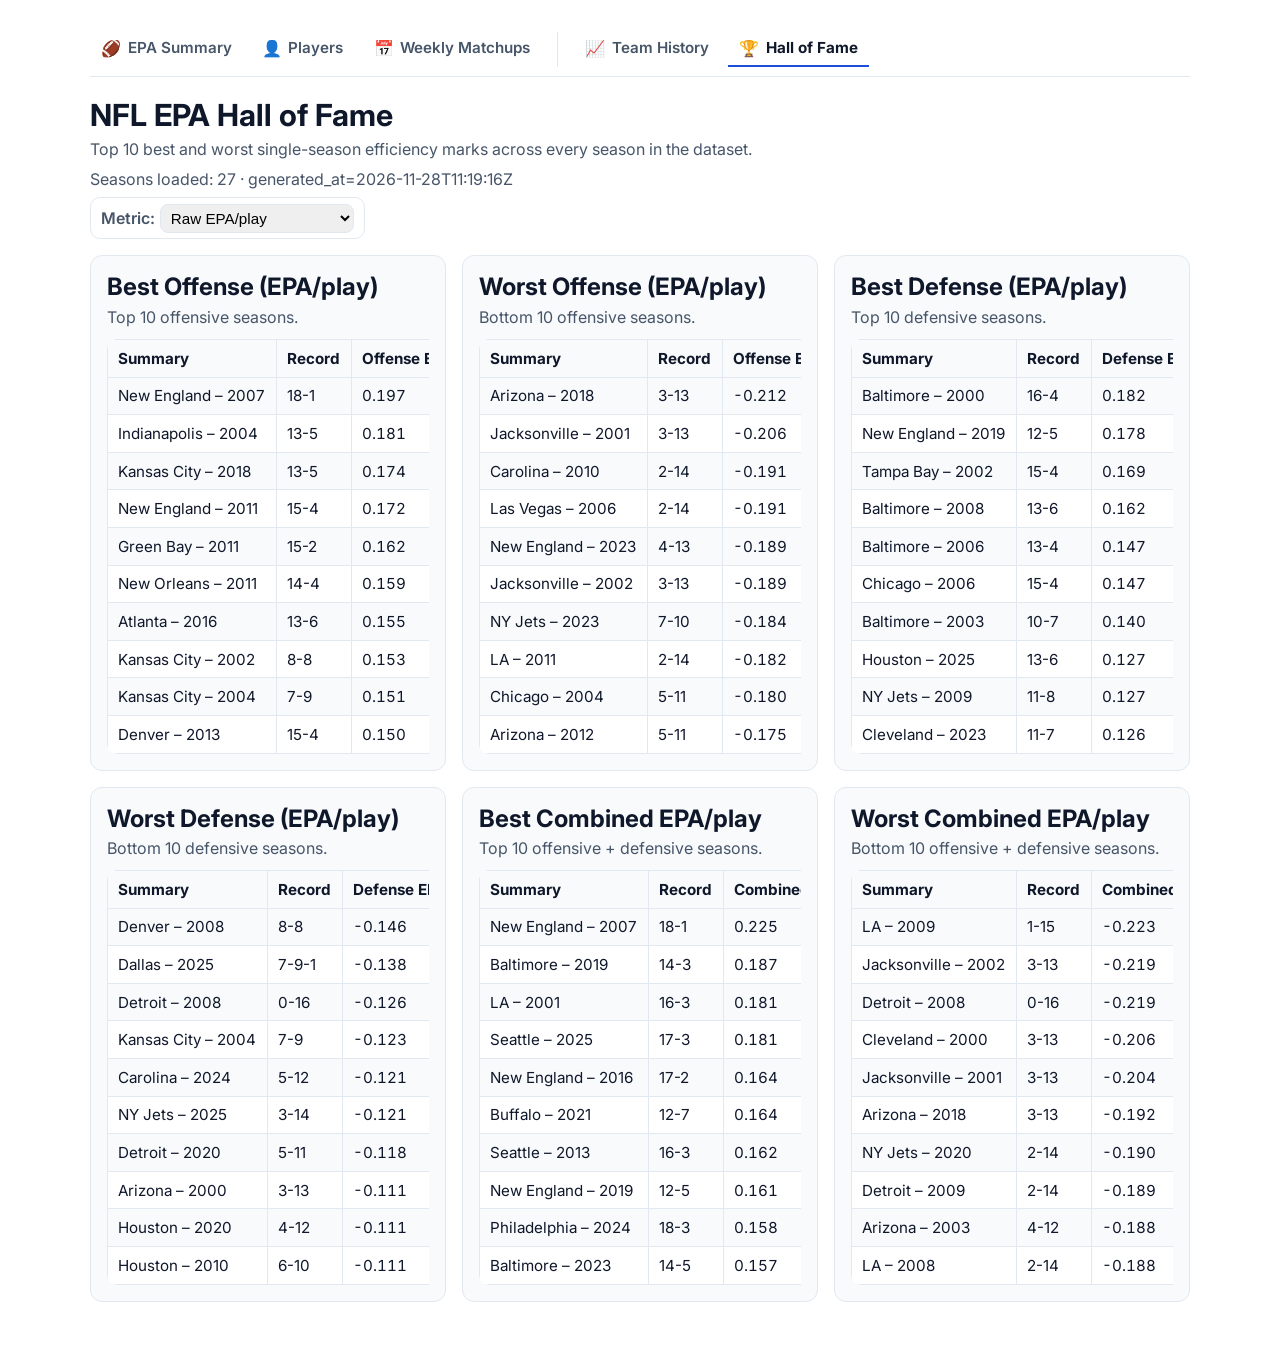
<file: hof.html>
<!DOCTYPE html>
<html lang="en">
<head>
  <meta charset="UTF-8" />
  <meta name="viewport" content="width=device-width, initial-scale=1.0" />
  <title>NFL EPA Hall of Fame</title>
  <link rel="preconnect" href="https://cdn.jsdelivr.net" />
  <link rel="preconnect" href="https://fonts.googleapis.com" />
  <link rel="preconnect" href="https://fonts.gstatic.com" crossorigin />
  <link href="https://fonts.googleapis.com/css2?family=Inter:wght@400;600;700&display=swap" rel="stylesheet" />
  <link rel="stylesheet" href="assets/css/site.css" />
  <style>
    :root {
      color-scheme: light dark;
      --border: #e2e8f0;
      --text: #0f172a;
      --muted: #475569;
      --panel: #f8fafc;
    }

    * { box-sizing: border-box; }
    body {
      font-family: 'Inter', system-ui, -apple-system, sans-serif;
      color: var(--text);
      margin: 0;
      padding: 2rem 1.5rem 3rem;
      background: #ffffff;
    }

    main {
      max-width: 1100px;
      margin: 0 auto;
    }

    h1 { margin: 0 0 0.35rem; font-size: 1.9rem; }
    p.lead { margin: 0 0 0.65rem; color: var(--muted); }
    .meta { color: var(--muted); margin: 0 0 0.5rem; }

    .controls {
      display: flex;
      flex-wrap: wrap;
      gap: 0.65rem;
      margin: 0.4rem 0 0.5rem;
    }

    .controls label {
      display: inline-flex;
      align-items: center;
      gap: 0.35rem;
      font-weight: 600;
      color: var(--muted);
      background: #fff;
      padding: 0.35rem 0.6rem;
      border-radius: 10px;
      border: 1px solid var(--border);
    }

    select {
      border-radius: 8px;
      border: 1px solid var(--border);
      padding: 0.25rem 0.35rem;
      font-size: 0.95rem;
    }

    .banner {
      margin: 0.35rem 0 0.75rem;
      padding: 0.6rem 0.75rem;
      border-radius: 10px;
      border: 1px solid #f59e0b;
      background: #fffbeb;
      color: #92400e;
      display: none;
    }

    .banner.visible { display: block; }

    .grid {
      display: grid;
      grid-template-columns: repeat(auto-fit, minmax(300px, 1fr));
      gap: 1rem;
    }

    .panel {
      border: 1px solid var(--border);
      border-radius: 12px;
      background: var(--panel);
      padding: 1rem;
    }

    .panel h2 { margin: 0 0 0.35rem; }
    .panel p { margin: 0 0 0.75rem; color: var(--muted); }

    .table-scroll { overflow-x: auto; }

    table {
      width: 100%;
      border-collapse: collapse;
      font-size: 0.95rem;
      background: white;
      border-radius: 10px;
      overflow: hidden;
    }

    th, td {
      padding: 0.55rem 0.65rem;
      border: 1px solid var(--border);
      text-align: left;
      white-space: nowrap;
    }

    th { background: #f8fafc; }
    tbody tr:nth-child(odd) { background: #f8fafc; }
    tbody tr:nth-child(even) { background: #ffffff; }

    .metric-value { font-variant-numeric: tabular-nums; }
    .raw-value { color: #9ca3af; font-size: 0.85em; margin-left: 0.35rem; }

    body:not(.sos-mode) .sos-only { display: none; }
  </style>
  <link rel="stylesheet" href="assets/css/dark.css?v=1" />
</head>
<body>
  <main>
    <nav class="site-nav" aria-label="Site sections">
      <a href="index.html"><span class="nav-icon" aria-hidden="true">🏈</span>EPA Summary</a>
      <a href="players.html"><span class="nav-icon" aria-hidden="true">👤</span>Players</a>
      <a href="matchups.html"><span class="nav-icon" aria-hidden="true">📅</span>Weekly Matchups</a>
      <span class="nav-divider" aria-hidden="true"></span>
      <a href="team_history.html"><span class="nav-icon" aria-hidden="true">📈</span>Team History</a>
      <span class="nav-current" aria-current="page"><span class="nav-icon" aria-hidden="true">🏆</span>Hall of Fame</span>
    </nav>
    <div class="top-bar">
      <div>
        <h1>NFL EPA Hall of Fame</h1>
        <p class="lead">Top 10 best and worst single-season efficiency marks across every season in the dataset.</p>
        <p id="meta" class="meta"></p>
        <div class="controls">
          <label for="metric-mode">Metric:
            <select id="metric-mode">
              <option value="raw">Raw EPA/play</option>
              <option value="sos">SOS-adjusted EPA/play</option>
            </select>
          </label>
          <label for="sos-basis" id="sos-basis-wrapper">SOS basis:
            <select id="sos-basis">
              <option value="season_to_date">Season to date</option>
              <option value="window_only">Display window only</option>
              <option value="full_season">Full season (hindsight)</option>
            </select>
          </label>
        </div>
        <p id="sos-banner" class="banner" aria-live="polite"></p>
      </div>
    </div>

    <div class="grid">
      <section class="panel">
        <h2>Best Offense (EPA/play)</h2>
        <p>Top 10 offensive seasons.</p>
        <div class="table-scroll">
          <table id="off-best"></table>
        </div>
      </section>
      <section class="panel">
        <h2>Worst Offense (EPA/play)</h2>
        <p>Bottom 10 offensive seasons.</p>
        <div class="table-scroll">
          <table id="off-worst"></table>
        </div>
      </section>
      <section class="panel">
        <h2>Best Defense (EPA/play)</h2>
        <p>Top 10 defensive seasons.</p>
        <div class="table-scroll">
          <table id="def-best"></table>
        </div>
      </section>
      <section class="panel">
        <h2>Worst Defense (EPA/play)</h2>
        <p>Bottom 10 defensive seasons.</p>
        <div class="table-scroll">
          <table id="def-worst"></table>
        </div>
      </section>
      <section class="panel">
        <h2>Best Combined EPA/play</h2>
        <p>Top 10 offensive + defensive seasons.</p>
        <div class="table-scroll">
          <table id="combo-best"></table>
        </div>
      </section>
      <section class="panel">
        <h2>Worst Combined EPA/play</h2>
        <p>Bottom 10 offensive + defensive seasons.</p>
        <div class="table-scroll">
          <table id="combo-worst"></table>
        </div>
      </section>
    </div>
  </main>

  <script>
    const TEAM_DISPLAY_NAMES = {
      ARI: 'Arizona', ATL: 'Atlanta', BAL: 'Baltimore', BUF: 'Buffalo', CAR: 'Carolina', CHI: 'Chicago',
      CIN: 'Cincinnati', CLE: 'Cleveland', DAL: 'Dallas', DEN: 'Denver', DET: 'Detroit', GB: 'Green Bay',
      HOU: 'Houston', IND: 'Indianapolis', JAX: 'Jacksonville', KC: 'Kansas City', LAC: 'LA Chargers',
      LAR: 'Los Angeles Rams', LV: 'Las Vegas', MIA: 'Miami', MIN: 'Minnesota', NE: 'New England',
      NO: 'New Orleans', NYG: 'NY Giants', NYJ: 'NY Jets', PHI: 'Philadelphia', PIT: 'Pittsburgh',
      SEA: 'Seattle', SF: 'San Francisco', TB: 'Tampa Bay', TEN: 'Tennessee', WAS: 'Washington'
    };

    const DATA_URL = new URL('data/epa.json', document.baseURI);

    const sosCache = new Map();
    let seasonData = {};

    function solveLinearSystem(matrix, vector) {
      const n = matrix.length;
      const augmented = matrix.map((row, idx) => [...row, vector[idx]]);
      for (let i = 0; i < n; i += 1) {
        let pivot = i;
        for (let r = i + 1; r < n; r += 1) {
          if (Math.abs(augmented[r][i]) > Math.abs(augmented[pivot][i])) pivot = r;
        }
        if (Math.abs(augmented[pivot][i]) < 1e-9) {
          console.error('SOS solver encountered a near-singular pivot');
          throw new Error('SOS solver failed due to singular matrix');
        }
        if (pivot !== i) [augmented[i], augmented[pivot]] = [augmented[pivot], augmented[i]];
        const pivotVal = augmented[i][i];
        for (let c = i; c <= n; c += 1) augmented[i][c] /= pivotVal;
        for (let r = 0; r < n; r += 1) {
          if (r === i) continue;
          const factor = augmented[r][i];
          if (factor === 0) continue;
          for (let c = i; c <= n; c += 1) augmented[r][c] -= factor * augmented[i][c];
        }
      }
      return augmented.map((row) => row[n]);
    }

    function averageWeeks(teamWeeks, start, end) {
      let offWeighted = 0;
      let offPlays = 0;
      let offSimple = 0;
      let defWeighted = 0;
      let defPlays = 0;
      let defSimple = 0;
      let count = 0;
      for (let w = start; w <= end; w += 1) {
        const payload = teamWeeks[w];
        if (payload && typeof payload.off === 'number' && typeof payload.def === 'number') {
          count += 1;
          offSimple += payload.off;
          defSimple += payload.def;
          const offWeekPlays = Number(payload.off_plays ?? 0);
          const defWeekPlays = Number(payload.def_plays ?? 0);
          if (Number.isFinite(offWeekPlays) && offWeekPlays > 0) {
            offWeighted += payload.off * offWeekPlays;
            offPlays += offWeekPlays;
          }
          if (Number.isFinite(defWeekPlays) && defWeekPlays > 0) {
            defWeighted += payload.def * defWeekPlays;
            defPlays += defWeekPlays;
          }
        }
      }
      if (count === 0) return null;
      const off = offPlays > 0 ? offWeighted / offPlays : offSimple / count;
      const def = defPlays > 0 ? defWeighted / defPlays : defSimple / count;
      return { off, def };
    }

    function computeRecord(season, team, startWeek, endWeek) {
      if (!season || !Array.isArray(season.games)) return null;
      const games = season.games.filter((g) => g.week >= startWeek && g.week <= endWeek && g.team === team);
      let wins = 0;
      let losses = 0;
      let ties = 0;
      let counted = 0;
      games.forEach((g) => {
        const pf = Number(g.points_for);
        const pa = Number(g.points_against);
        if (!Number.isFinite(pf) || !Number.isFinite(pa) || pf < 0 || pa < 0) return;
        counted += 1;
        if (pf > pa) wins += 1;
        else if (pf < pa) losses += 1;
        else ties += 1;
      });
      if (counted === 0) return null;
      const recordStr = ties ? `${wins}-${losses}-${ties}` : `${wins}-${losses}`;
      const winPct = (wins + 0.5 * ties) / counted;
      return { wins, losses, ties, recordStr, winPct };
    }

    function computeSosRatingsForRange(seasonKey, season, startWeek, endWeek, sosBasis = 'season_to_date') {
      if (!season || !Array.isArray(season.games) || !season.games.length) {
        return { error: `No game rows in data for season ${seasonKey}. Re-run backfill to populate team_epa_games and re-export.` };
      }

      let ratingGames;
      if (sosBasis === 'window_only') {
        ratingGames = season.games.filter((g) => g.week >= startWeek && g.week <= endWeek);
      } else if (sosBasis === 'full_season') {
        ratingGames = season.games;
      } else {
        ratingGames = season.games.filter((g) => g.week <= endWeek);
      }
      const displayGames = season.games.filter((g) => g.week >= startWeek && g.week <= endWeek);
      if (!ratingGames.length || !displayGames.length) {
        return { error: 'No game rows available for the selected SOS window.' };
      }

      const teams = Array.from(new Set([...ratingGames, ...displayGames].flatMap((g) => [g.team, g.opp]))).sort();
      const idx = Object.fromEntries(teams.map((t, i) => [t, i]));
      const n = teams.length;
      const totalVars = n * 2;
      const lam = 20;
      const baseRow = Array.from({ length: totalVars }, (__unused, j) => 0);
      const AtA = Array.from({ length: totalVars }, (_, i) => baseRow.map((__, j) => (i === j ? lam : 0)));
      const Atb = Array(totalVars).fill(0);

      const offIndex = (team) => idx[team];
      const defIndex = (team) => idx[team] + n;

      let equationCount = 0;
      ratingGames.forEach((g) => {
        const t = g.team;
        const o = g.opp;
        const offWeight = Number(g.off_plays);
        const defWeight = Number(g.def_plays);
        const offVal = Number(g.off_epa_pp);
        const defVal = Number(g.def_epa_pp);

        if (Number.isFinite(offWeight) && offWeight > 0 && Number.isFinite(offVal)) {
          const tIdx = offIndex(t);
          const oIdx = defIndex(o);
          AtA[tIdx][tIdx] += offWeight;
          AtA[oIdx][oIdx] += offWeight;
          AtA[tIdx][oIdx] -= offWeight;
          AtA[oIdx][tIdx] -= offWeight;
          Atb[tIdx] += offWeight * offVal;
          Atb[oIdx] -= offWeight * offVal;
          equationCount += 1;
        }

        if (Number.isFinite(defWeight) && defWeight > 0 && Number.isFinite(defVal)) {
          const tIdx = defIndex(t);
          const oIdx = offIndex(o);
          AtA[tIdx][tIdx] += defWeight;
          AtA[oIdx][oIdx] += defWeight;
          AtA[tIdx][oIdx] -= defWeight;
          AtA[oIdx][tIdx] -= defWeight;
          Atb[tIdx] += defWeight * defVal;
          Atb[oIdx] -= defWeight * defVal;
          equationCount += 1;
        }
      });

      if (equationCount === 0) {
        return { error: 'No valid plays found to compute SOS for this range.' };
      }

      let ratingsArr;
      try {
        ratingsArr = solveLinearSystem(AtA, Atb);
      } catch (err) {
        console.warn('SOS solver failed; falling back to raw EPA for this selection', err);
        return { error: 'SOS solver failed due to singular matrix.' };
      }

      const mean = ratingsArr.reduce((acc, val) => acc + val, 0) / ratingsArr.length;
      const offRatings = {};
      const defRatings = {};
      teams.forEach((team, i) => {
        offRatings[team] = ratingsArr[i] - mean;
        defRatings[team] = ratingsArr[i + n] - mean;
      });

      const sosOffSums = {};
      const sosOffWeights = {};
      const sosDefSums = {};
      const sosDefWeights = {};
      displayGames.forEach((g) => {
        const offWeight = Number(g.off_plays);
        const defWeight = Number(g.def_plays);
        const oppDefRating = defRatings[g.opp];
        const oppOffRating = offRatings[g.opp];
        if (Number.isFinite(offWeight) && offWeight > 0 && Number.isFinite(oppDefRating)) {
          sosOffSums[g.team] = (sosOffSums[g.team] || 0) + offWeight * oppDefRating;
          sosOffWeights[g.team] = (sosOffWeights[g.team] || 0) + offWeight;
        }
        if (Number.isFinite(defWeight) && defWeight > 0 && Number.isFinite(oppOffRating)) {
          sosDefSums[g.team] = (sosDefSums[g.team] || 0) + defWeight * oppOffRating;
          sosDefWeights[g.team] = (sosDefWeights[g.team] || 0) + defWeight;
        }
      });

      const sosOffFaced = {};
      const sosDefFaced = {};
      teams.forEach((team) => {
        const offTotal = sosOffWeights[team] || 0;
        const defTotal = sosDefWeights[team] || 0;
        sosOffFaced[team] = offTotal ? sosOffSums[team] / offTotal : 0;
        sosDefFaced[team] = defTotal ? sosDefSums[team] / defTotal : 0;
      });

      return { offRatings, defRatings, sosOffFaced, sosDefFaced };
    }

    function seasonAverages(metricMode, sosBasis) {
      const rows = [];
      let sosError = '';
      Object.entries(seasonData).forEach(([seasonKey, season]) => {
        if (!Array.isArray(season.weeks) || season.weeks.length === 0) return;
        const startWeek = Math.min(...season.weeks);
        const endWeek = Math.max(...season.weeks);

        let sosResult = null;
        if (metricMode === 'sos') {
          const cacheKey = `${seasonKey}-${startWeek}-${endWeek}-${sosBasis}`;
          sosResult = sosCache.get(cacheKey);
          if (!sosResult) {
            sosResult = computeSosRatingsForRange(seasonKey, season, startWeek, endWeek, sosBasis);
            sosCache.set(cacheKey, sosResult);
          }
          if (!sosResult || sosResult.error) {
            sosError = sosError || (sosResult?.error || 'SOS unavailable for this selection.');
          }
        }

        season.teams.forEach((teamEntry) => {
          const normalizedWeeks = {};
          Object.entries(teamEntry.weeks).forEach(([week, values]) => {
            normalizedWeeks[Number(week)] = values;
          });
          const averaged = averageWeeks(normalizedWeeks, startWeek, endWeek);
          if (!averaged) return;

          const baseOff = averaged.off;
          const baseDef = averaged.def;
          const sosOff = metricMode === 'sos' && sosResult && !sosResult.error
            ? sosResult.sosOffFaced?.[teamEntry.team]
            : null;
          const sosDef = metricMode === 'sos' && sosResult && !sosResult.error
            ? sosResult.sosDefFaced?.[teamEntry.team]
            : null;

          const offAdj = Number.isFinite(sosOff) ? baseOff + sosOff : baseOff;
          const defAdj = Number.isFinite(sosDef) ? baseDef + sosDef : baseDef;
          const combined = offAdj + defAdj;
          const record = computeRecord(season, teamEntry.team, startWeek, endWeek);

          rows.push({
            team: teamEntry.team,
            season: seasonKey,
            off: offAdj,
            def: defAdj,
            combined,
            rawOff: baseOff,
            rawDef: baseDef,
            rawCombined: baseOff + baseDef,
            sosOffFaced: Number.isFinite(sosOff) ? sosOff : null,
            sosDefFaced: Number.isFinite(sosDef) ? sosDef : null,
            record: record?.recordStr ?? null,
            winPct: record?.winPct ?? null,
          });
        });
      });
      return { rows, sosError };
    }

    function sortRows(rows, key, direction = 'desc') {
      return [...rows]
        .sort((a, b) => {
          if (a[key] === b[key]) return 0;
          return direction === 'desc' ? b[key] - a[key] : a[key] - b[key];
        })
        .slice(0, 10);
    }

    function formatNumber(value) {
      return Number.isFinite(value) ? value.toFixed(3) : 'N/A';
    }

    function summaryLabel(idx, row, metricKey) {
      const teamName = TEAM_DISPLAY_NAMES[row.team] || row.team;
      return `${teamName} – ${row.season}`;
    }

    function renderTable(el, rows, metricKey, metricMode) {
      const showOffDef = metricKey === 'combined';
      const showRaw = metricMode === 'sos';
      const metricLabel =
        metricKey === 'combined'
          ? `${metricMode === 'sos' ? 'SOS-adjusted ' : ''}Combined EPA/play`
          : metricKey === 'off'
            ? `${metricMode === 'sos' ? 'SOS-adjusted ' : ''}Offense EPA/play`
            : `${metricMode === 'sos' ? 'SOS-adjusted ' : ''}Defense EPA/play`;
      const baseCols = 3 + (showOffDef ? 2 : 0); // summary + record + main metric (+ off/def)
      const colSpan = baseCols + 2; // SOS columns remain hidden via CSS in raw mode

      if (!rows.length) {
        el.innerHTML = `<tbody><tr><td colspan="${colSpan}">No data available.</td></tr></tbody>`;
        return;
      }

      el.innerHTML = `
        <thead>
          <tr>
            <th>Summary</th>
            <th>Record</th>
            <th>${metricLabel}</th>
            ${showOffDef ? '<th>Off</th><th>Def</th>' : ''}
            ${'<th class="sos-only">SOS faced (opp DEF)</th><th class="sos-only">SOS faced (opp OFF)</th>'}
          </tr>
        </thead>
        <tbody>
          ${rows.map((row, idx) => `
            <tr>
              <td>${summaryLabel(idx, row, metricKey)}</td>
              <td>${row.record ?? 'N/A'}</td>
              <td class="metric-value">${formatNumber(row[metricKey])}${showRaw ? `<span class="raw-value">(raw ${formatNumber(row[`raw${metricKey.charAt(0).toUpperCase()}${metricKey.slice(1)}`])})</span>` : ''}</td>
              ${showOffDef ? `<td class="metric-value">${formatNumber(row.off)}${showRaw ? `<span class="raw-value">(raw ${formatNumber(row.rawOff)})</span>` : ''}</td><td class="metric-value">${formatNumber(row.def)}${showRaw ? `<span class="raw-value">(raw ${formatNumber(row.rawDef)})</span>` : ''}</td>` : ''}
              <td class="metric-value sos-only">${formatNumber(row.sosOffFaced)}</td>
              <td class="metric-value sos-only">${formatNumber(row.sosDefFaced)}</td>
            </tr>
          `).join('')}
        </tbody>
      `;
    }

    function render(metricMode, sosBasis) {
      document.body.classList.toggle('sos-mode', metricMode === 'sos');
      const sosWrapper = document.getElementById('sos-basis-wrapper');
      sosWrapper.style.display = metricMode === 'sos' ? 'inline-flex' : 'none';

      const { rows, sosError } = seasonAverages(metricMode, sosBasis);

      const offBest = sortRows(rows, 'off', 'desc');
      const offWorst = sortRows(rows, 'off', 'asc');
      const defBest = sortRows(rows, 'def', 'desc');
      const defWorst = sortRows(rows, 'def', 'asc');
      const comboBest = sortRows(rows, 'combined', 'desc');
      const comboWorst = sortRows(rows, 'combined', 'asc');

      renderTable(document.getElementById('off-best'), offBest, 'off', metricMode);
      renderTable(document.getElementById('off-worst'), offWorst, 'off', metricMode);
      renderTable(document.getElementById('def-best'), defBest, 'def', metricMode);
      renderTable(document.getElementById('def-worst'), defWorst, 'def', metricMode);
      renderTable(document.getElementById('combo-best'), comboBest, 'combined', metricMode);
      renderTable(document.getElementById('combo-worst'), comboWorst, 'combined', metricMode);

      const banner = document.getElementById('sos-banner');
      if (metricMode === 'sos' && sosError) {
        banner.textContent = `${sosError} Showing raw values instead for affected seasons.`;
        banner.classList.add('visible');
      } else {
        banner.textContent = '';
        banner.classList.remove('visible');
      }
    }

    async function bootstrap() {
      const res = await fetch(DATA_URL);
      if (!res.ok) throw new Error(`Failed to load data (${res.status})`);
      const json = await res.json();
      if (!json || typeof json !== 'object' || !json.seasons) throw new Error('Unexpected JSON payload');
      seasonData = json.seasons;

      document.getElementById('meta').textContent = `Seasons loaded: ${Object.keys(json.seasons).length} · generated_at=${json.generated_at || 'unknown'}`;

      const metricSelect = document.getElementById('metric-mode');
      const sosBasisSelect = document.getElementById('sos-basis');
      const triggerRender = () => render(metricSelect.value, sosBasisSelect.value);

      metricSelect.addEventListener('change', triggerRender);
      sosBasisSelect.addEventListener('change', triggerRender);

      triggerRender();
    }

    bootstrap().catch((err) => {
      document.querySelectorAll('table').forEach((table) => {
        table.innerHTML = `<tbody><tr><td>Unable to load data: ${err.message}</td></tr></tbody>`;
      });
      const banner = document.getElementById('sos-banner');
      banner.textContent = err.message;
      banner.classList.add('visible');
    });
  </script>
</body>
</html>
</file>
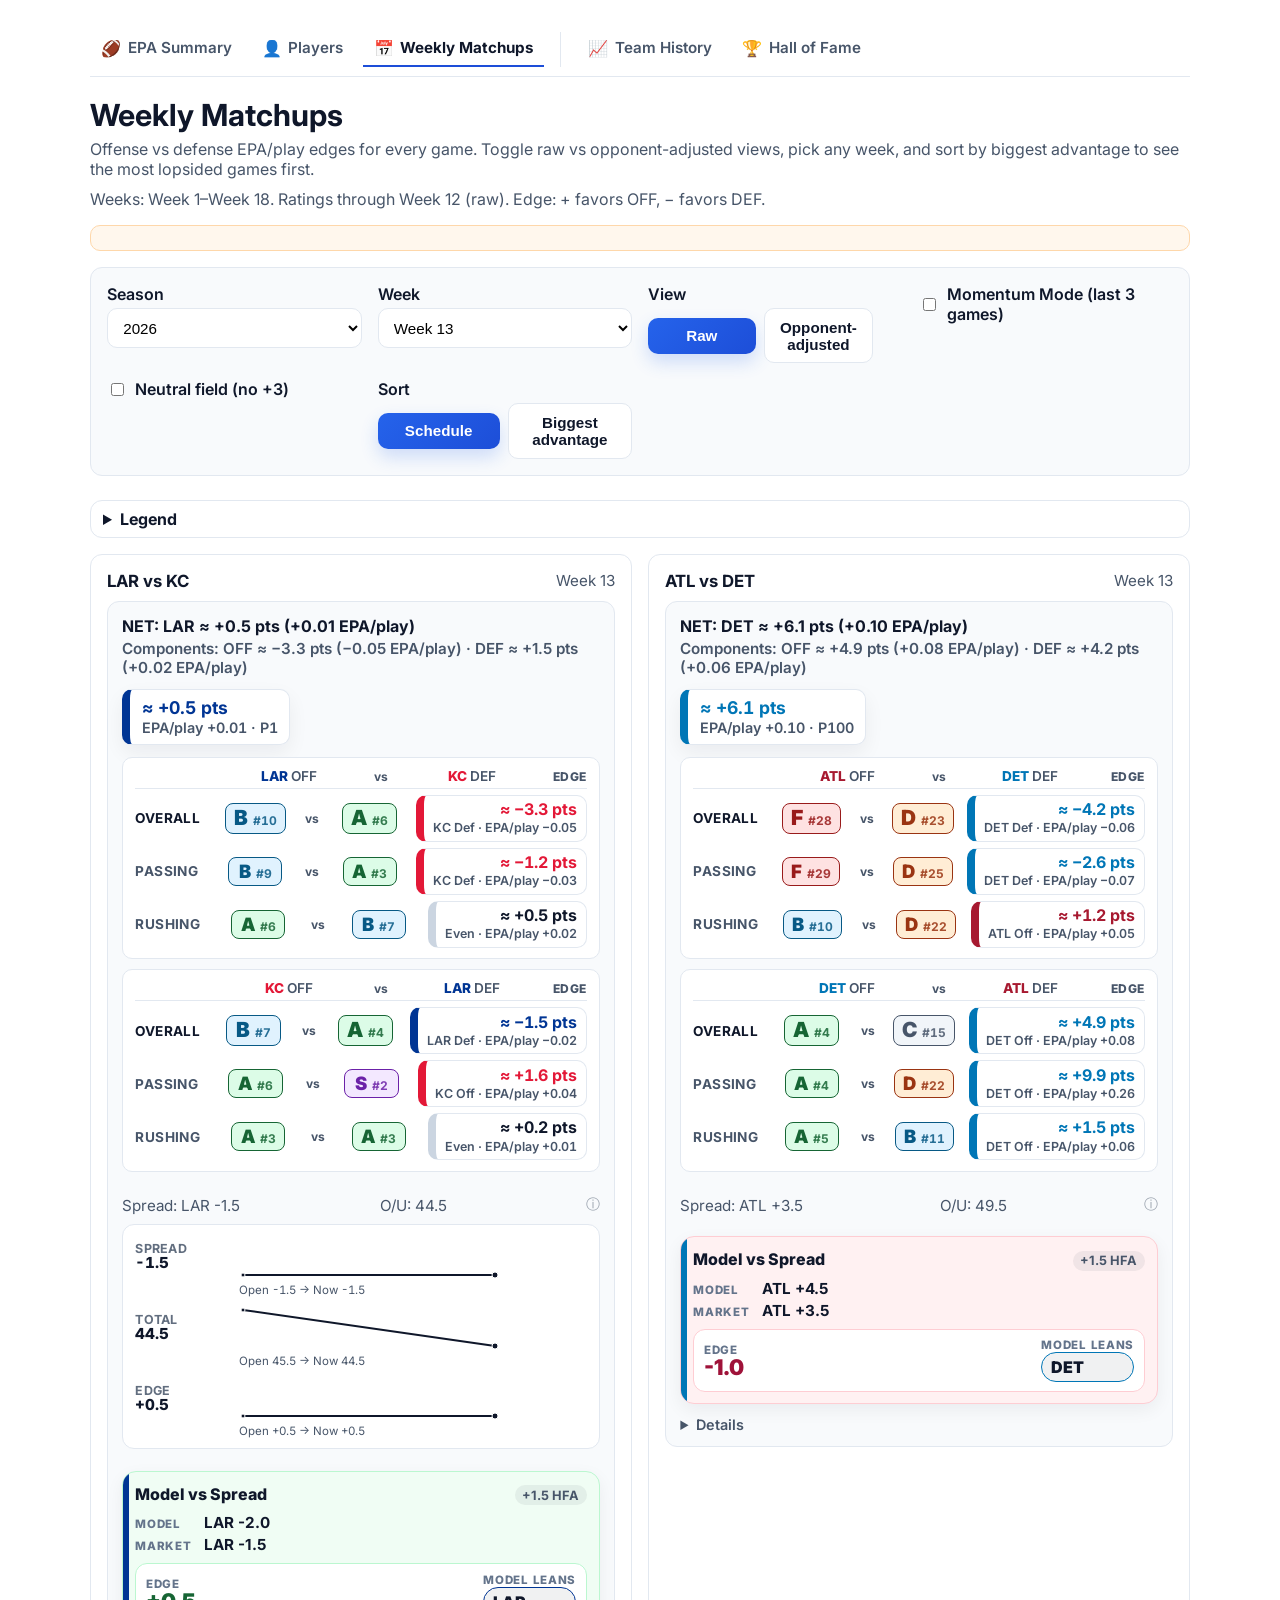
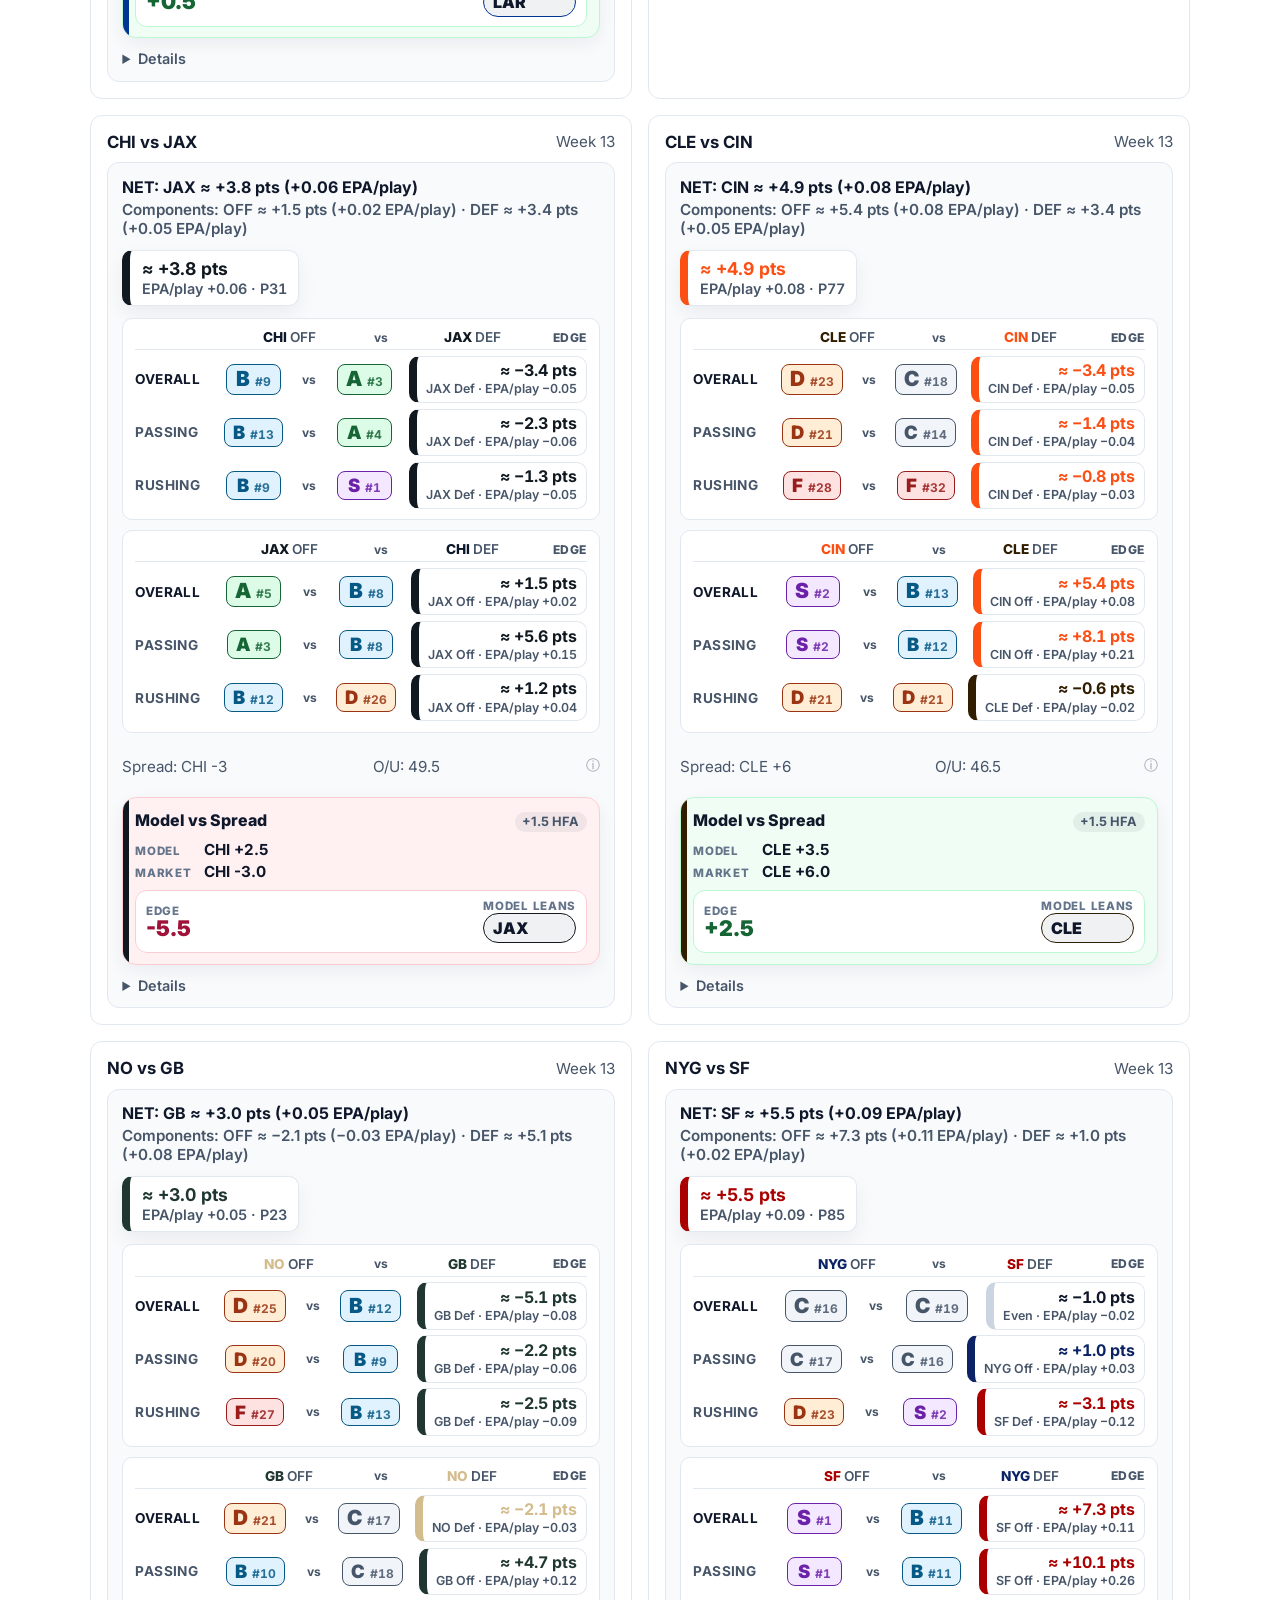
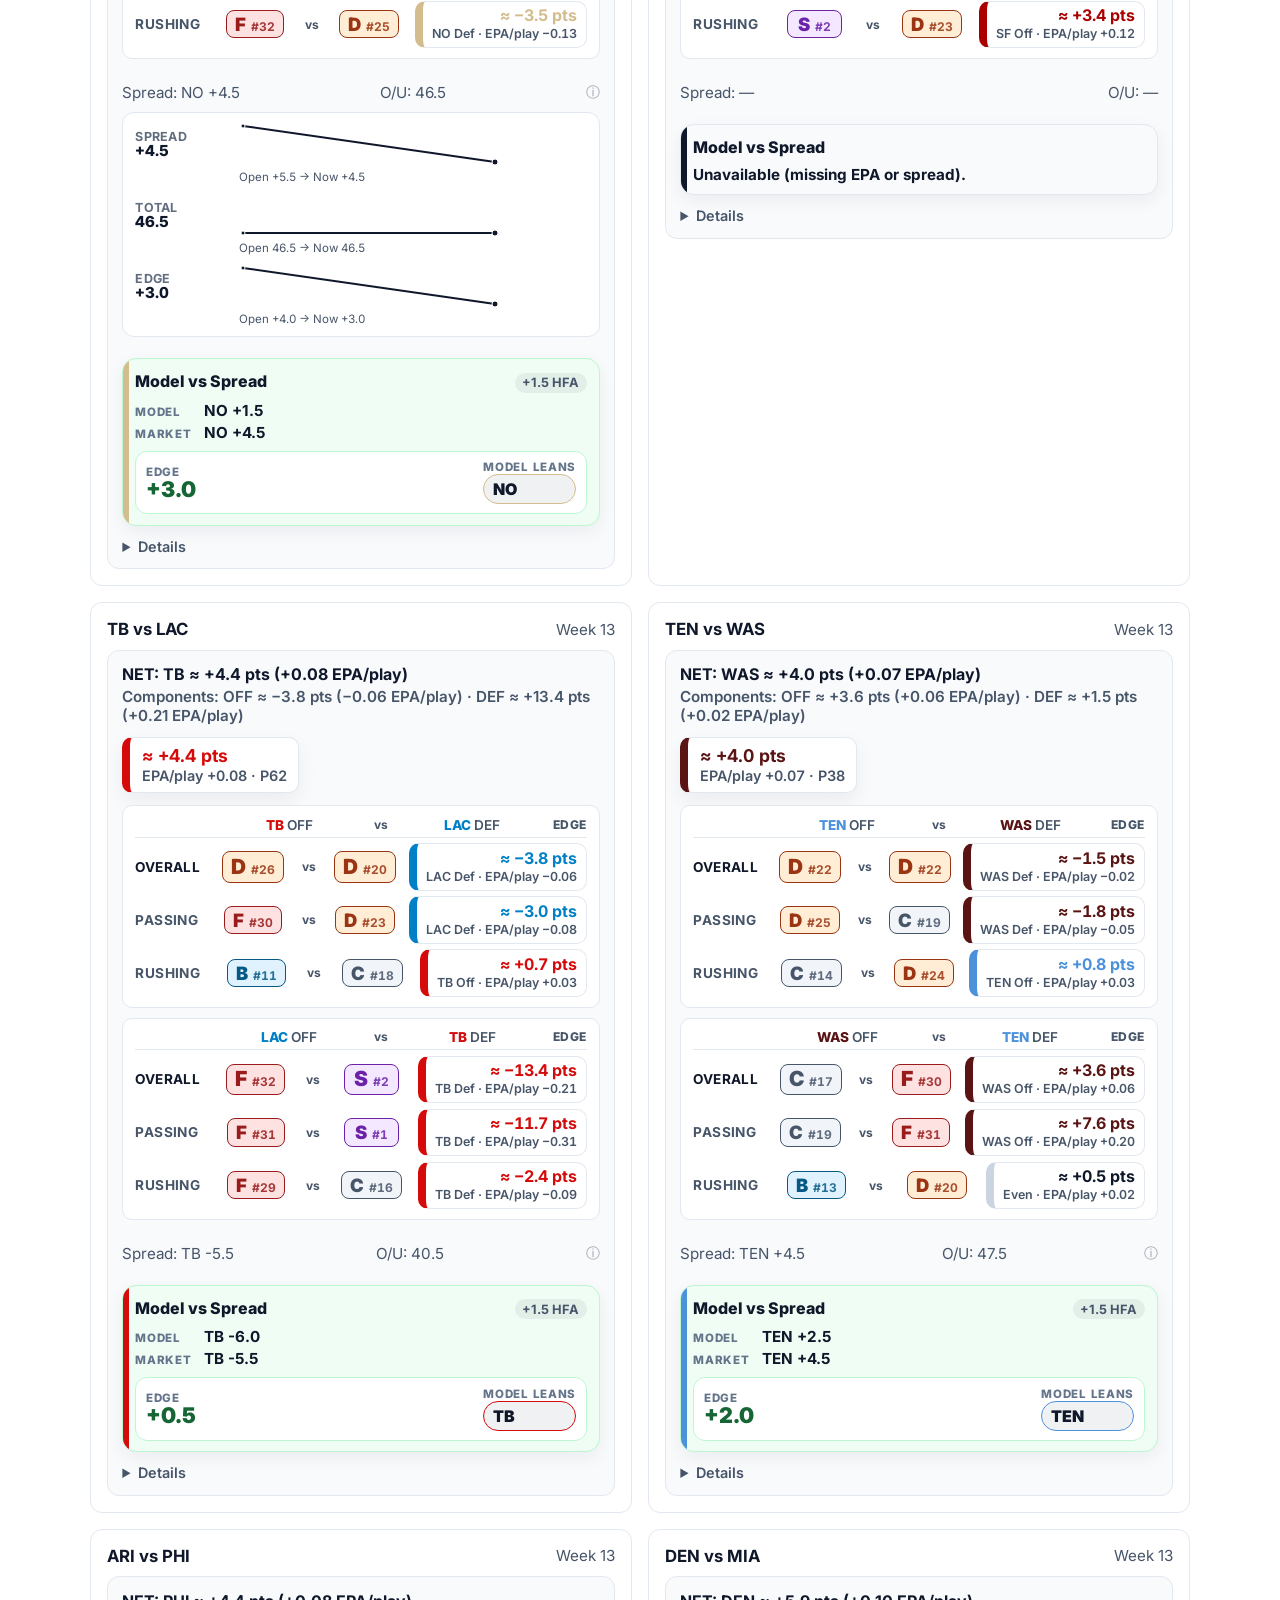
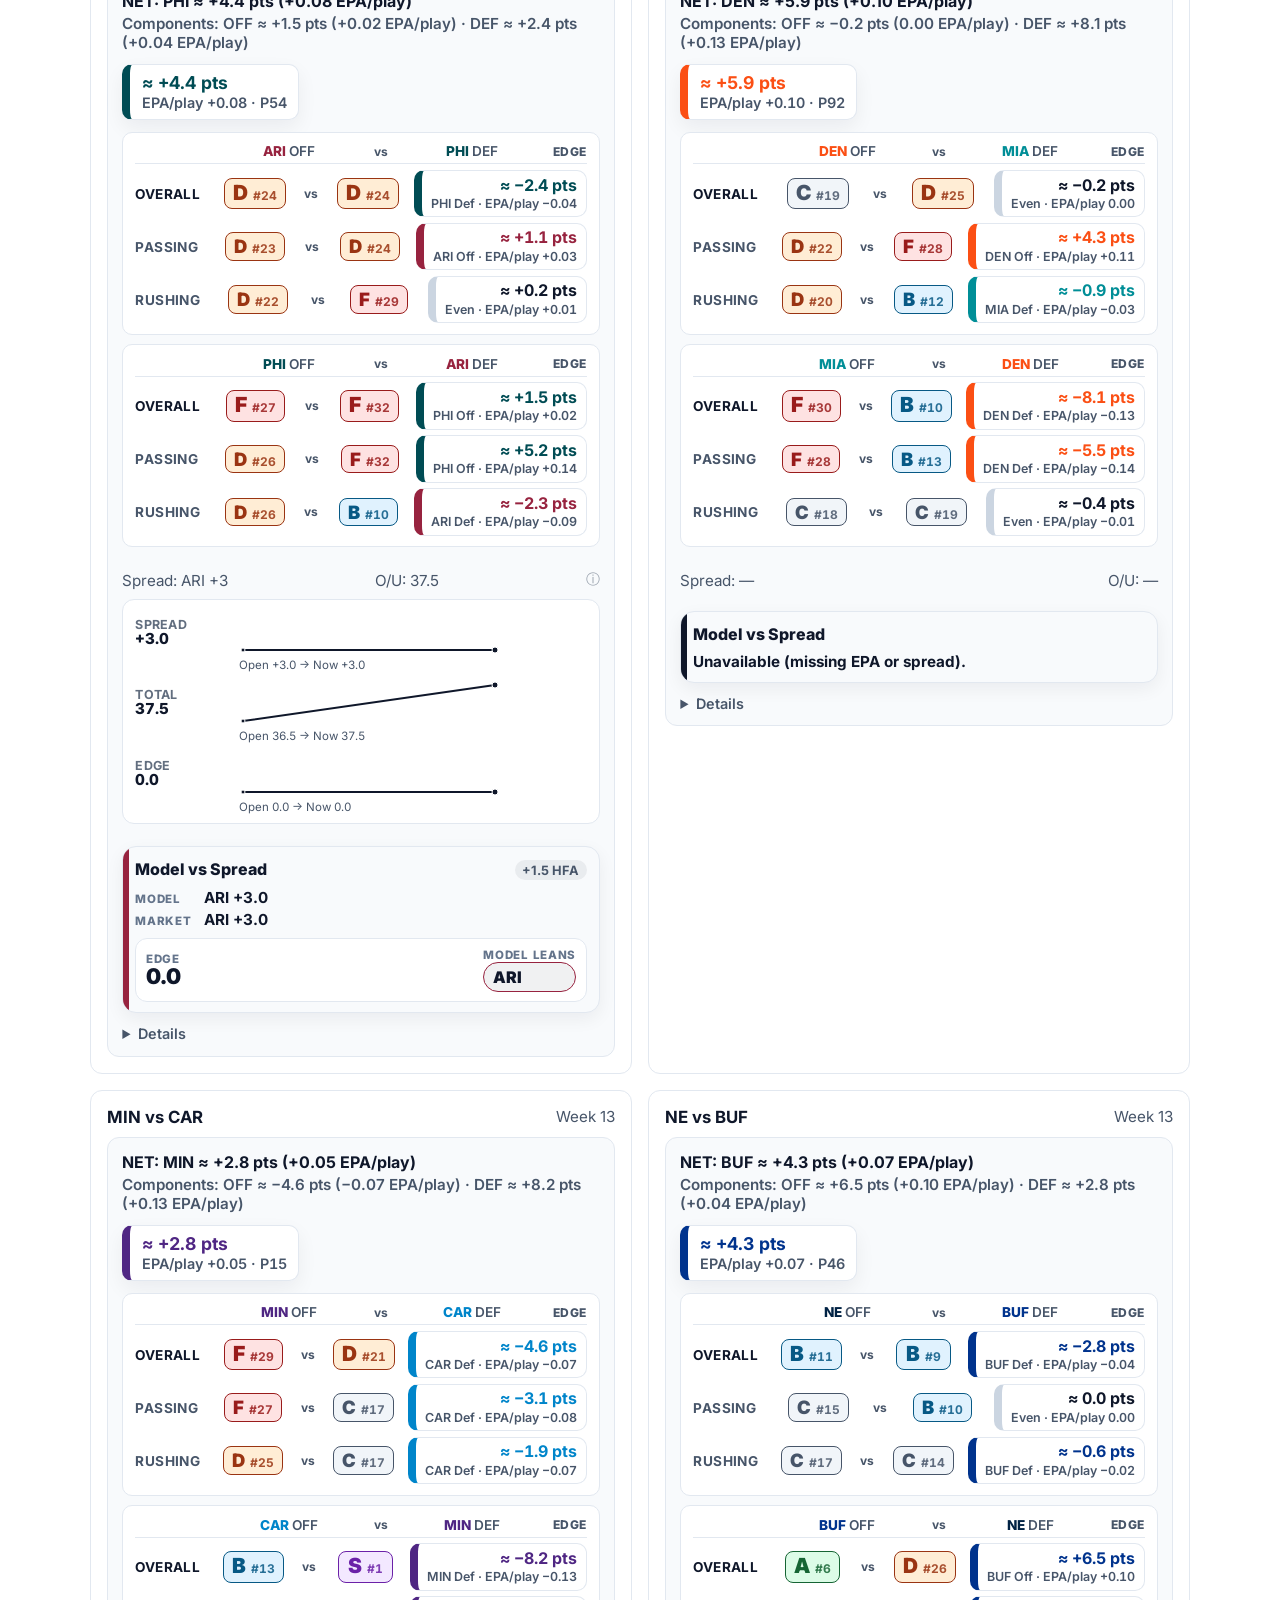
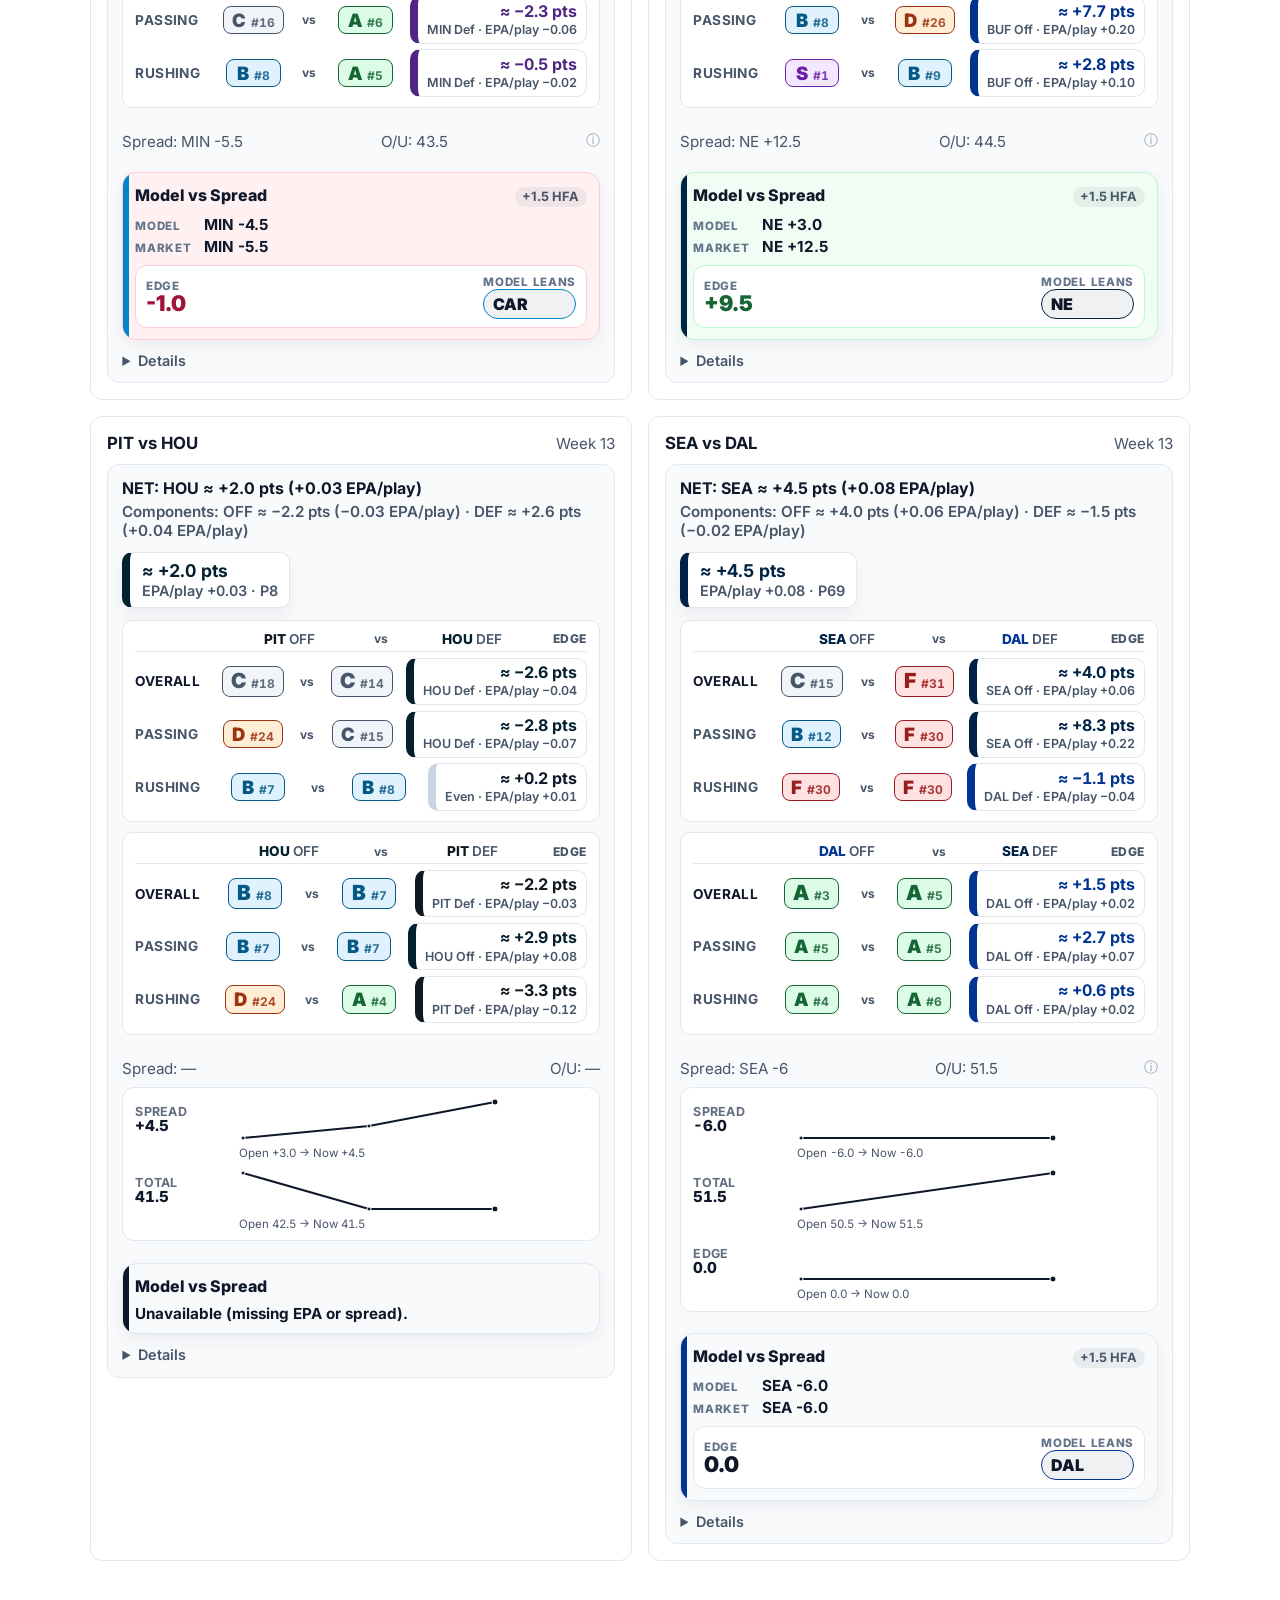
<file: matchups.html>
<!-- PATCH: fix defense sign convention (def_epa_pp is DEFENSE STRENGTH, higher=better) -->
<!DOCTYPE html>
<html lang="en">
<head>
  <meta charset="UTF-8" />
  <meta name="viewport" content="width=device-width, initial-scale=1.0" />
  <title>NFL Weekly Matchups</title>
  <link rel="preconnect" href="https://cdn.jsdelivr.net" />
  <link rel="preconnect" href="https://fonts.googleapis.com" />
  <link rel="preconnect" href="https://fonts.gstatic.com" crossorigin />
  <link href="https://fonts.googleapis.com/css2?family=Inter:wght@400;600;700&display=swap" rel="stylesheet" />
  <link rel="stylesheet" href="assets/css/site.css" />
  <style>
    :root {
      color-scheme: light dark;
      --border: #e2e8f0;
      --text: #0f172a;
      --muted: #475569;
      --panel: #f8fafc;
      --pill-strong: #2563eb;
      --pill-slight: #0ea5e9;
      --pill-neutral: #94a3b8;
      --pill-def: #f97316;
      --neutral-edge: #cbd5e1;
    }

    * { box-sizing: border-box; }
    body {
      font-family: 'Inter', system-ui, -apple-system, sans-serif;
      color: var(--text);
      margin: 0;
      padding: 2rem 1.5rem 3rem;
      background: #ffffff;
    }

    main { max-width: 1100px; margin: 0 auto; }

    h1 { margin: 0 0 0.35rem; font-size: 1.9rem; }
    p.lead { margin: 0 0 0.65rem; color: var(--muted); }
    .meta { color: var(--muted); margin: 0 0 0.5rem; }

    .controls {
      display: grid;
      gap: 1rem;
      grid-template-columns: repeat(auto-fit, minmax(220px, 1fr));
      background: var(--panel);
      border: 1px solid var(--border);
      border-radius: 12px;
      padding: 1rem;
      margin: 1rem 0 1.5rem;
    }

    label { font-weight: 600; display: block; margin-bottom: 0.25rem; }

    select, button {
      width: 100%;
      padding: 0.6rem 0.7rem;
      border-radius: 10px;
      border: 1px solid var(--border);
      font-size: 0.95rem;
      background: white;
    }

    .toggle {
      display: inline-flex;
      gap: 0.5rem;
      align-items: center;
    }

    .toggle button {
      flex: 1;
      cursor: pointer;
      font-weight: 700;
      color: #0f172a;
      background: white;
      box-shadow: none;
      border: 1px solid var(--border);
    }

    .toggle button.active {
      background: linear-gradient(135deg, #2563eb, #1d4ed8);
      color: white;
      box-shadow: 0 8px 18px rgba(37, 99, 235, 0.2);
      border: none;
    }

    .notice {
      background: #fff7ed;
      border: 1px solid #fed7aa;
      border-radius: 10px;
      padding: 0.75rem 1rem;
      margin-bottom: 1rem;
      color: #9a3412;
    }

    .cards { display: grid; grid-template-columns: repeat(auto-fit, minmax(min(420px, 100%), 1fr)); gap: 1rem; }
    .cards.ranked { grid-template-columns: 1fr; }

    .card {
      border: 1px solid var(--border);
      border-radius: 12px;
      background: #fff;
      padding: 1rem;
      display: flex;
      flex-direction: column;
      gap: 0.65rem;
    }

    .card-header { display: flex; justify-content: space-between; gap: 0.5rem; align-items: center; }
    .teams { font-weight: 700; font-size: 1.05rem; }
    .week-label { color: var(--muted); font-size: 0.95rem; }

    .scoreboard {
      border: 1px solid var(--border);
      border-radius: 12px;
      background: var(--panel);
      padding: 0.85rem 0.9rem;
      display: flex;
      flex-direction: column;
      gap: 0.75rem;
    }

    .game-summary {
      display: flex;
      justify-content: space-between;
      align-items: center;
      gap: 0.75rem;
      flex-wrap: wrap;
    }

    .game-summary .summary-text {
      display: flex;
      flex-direction: column;
      gap: 0.2rem;
      font-weight: 700;
    }

    .game-summary .drivers { color: var(--muted); font-weight: 600; font-size: 0.95rem; }

    .lane-grid {
      display: grid;
      grid-template-columns: repeat(auto-fit, minmax(min(280px, 100%), 1fr));
      gap: 0.6rem;
    }

    .lane {
      display: flex;
      flex-direction: column;
      gap: 0.5rem;
      padding: 0.65rem 0.75rem;
      border: 1px solid var(--border);
      border-radius: 10px;
      background: white;
      min-width: 0;
    }

    .lane-context { color: var(--muted); font-weight: 600; font-size: 0.9rem; }

    /* Graded matchup grid: unit label | offense grade | vs | defense grade | edge */
    .matchup-grid { display: grid; gap: 0.35rem; min-width: 0; }
    .matchup-row {
      display: grid;
      grid-template-columns: 4.6rem minmax(3.6rem, 1fr) 1.4rem minmax(3.6rem, 1fr) auto;
      align-items: center;
      gap: 0.4rem;
      min-width: 0;
    }
    .matchup-row--head { padding-bottom: 0.25rem; border-bottom: 1px solid var(--border); }
    .matchup-row__label { font-weight: 700; font-size: 0.85rem; color: var(--muted); text-transform: uppercase; letter-spacing: 0.03em; }
    .matchup-row--overall .matchup-row__label { color: var(--text); }
    .matchup-row__team {
      font-size: 0.85rem;
      color: var(--muted);
      font-weight: 600;
      text-align: center;
      white-space: nowrap;
      overflow: hidden;
      text-overflow: ellipsis;
    }
    .matchup-row__team b { color: var(--team, var(--text)); font-weight: 800; }
    .matchup-row__vs { text-align: center; font-size: 0.75rem; font-weight: 700; color: var(--muted); }
    .matchup-row__side { display: flex; justify-content: center; }
    .matchup-row__edge-head { font-size: 0.75rem; font-weight: 800; color: var(--muted); text-transform: uppercase; letter-spacing: 0.04em; text-align: right; }
    .matchup-row .edge-badge { min-width: 96px; padding: 0.35rem 0.55rem; box-shadow: none; }
    .matchup-row .edge-badge .value { font-size: 1rem; }
    .matchup-row .edge-badge .badge-sub { font-size: 0.78rem; }

    .grade-chip {
      display: inline-flex;
      align-items: baseline;
      gap: 0.3rem;
      min-width: 3.4rem;
      padding: 0.2rem 0.5rem;
      border: 1px solid currentColor;
      border-radius: 8px;
      font-variant-numeric: tabular-nums;
      line-height: 1.1;
      justify-content: center;
    }
    .grade-chip b { font-size: 1.15rem; font-weight: 900; }
    .grade-chip small { font-size: 0.75rem; font-weight: 700; opacity: 0.85; }
    .grade-chip.tier-none { color: var(--muted); background: var(--panel); border-style: dashed; }
    .grade-chip:focus-visible { outline: 2px solid #2563eb; outline-offset: 2px; }
    .matchup-row--overall .grade-chip b { font-size: 1.3rem; }

    .edge-badge, .net-badge {
      display: inline-flex;
      flex-direction: column;
      align-items: flex-end;
      gap: 0.1rem;
      padding: 0.5rem 0.7rem;
      border-radius: 10px;
      min-width: 120px;
      font-weight: 700;
      text-align: right;
      font-variant-numeric: tabular-nums;
      background: #fff;
      border: 1px solid var(--border);
      border-left: 8px solid var(--accent, var(--neutral-edge));
      box-shadow: 0 8px 20px rgba(15, 23, 42, 0.06);
      color: var(--text);
    }

    .net-badge { align-items: flex-start; min-width: 140px; }

    .edge-badge .value, .net-badge .value { font-size: 1.1rem; line-height: 1.1; color: var(--accentText, var(--text)); }
    .edge-badge .badge-sub, .net-badge .badge-sub { font-size: 0.9rem; color: var(--muted); font-weight: 600; }

    .legend { color: var(--muted); margin: 0 0 1rem; font-size: 0.95rem; }
    .page-help {
      border: 1px solid var(--border);
      border-radius: 12px;
      background: #fff;
      padding: 0.5rem 0.75rem;
      margin: 0 0 1rem;
    }
    .page-help summary {
      cursor: pointer;
      font-weight: 700;
      color: var(--text);
    }
    .page-help .legend {
      margin: 0.5rem 0 0;
      font-size: 0.9rem;
      color: var(--muted);
    }

    .details { font-size: 0.9rem; color: var(--muted); }
    .details summary { cursor: pointer; font-weight: 600; }
    .details div { margin-top: 0.35rem; line-height: 1.3; }

    .odds { color: var(--muted); font-size: 0.95rem; display: flex; justify-content: space-between; gap: 0.5rem; align-items: center; flex-wrap: wrap; }
    .odds .odds-meta { flex-basis: 100%; font-size: 0.9rem; color: var(--muted); }
    .odds-info {
      font-size: 0.85rem;
      opacity: 0.55;
      cursor: help;
      user-select: none;
    }

    .betting-strip {
      margin-top: 0.75rem;
      display: grid;
      gap: 0.6rem;
    }

    .odds-movement {
      display: grid;
      gap: 0.55rem;
      padding: 0.6rem 0.75rem;
      border: 1px solid var(--border);
      border-radius: 12px;
      background: #fff;
    }

    .spark-row {
      display: grid;
      grid-template-columns: 92px 1fr;
      align-items: center;
      gap: 0.25rem 0.75rem;
    }

    .spark-row svg {
      overflow: visible;
      width: 100%;
      max-width: 260px;
      height: auto;
    }

    .spark-hit {
      cursor: pointer;
      outline: none;
    }

    .spark-hit:focus-visible {
      outline: 2px solid #2563eb;
      outline-offset: 1px;
      border-radius: 50%;
    }

    .spark-dot.is-selected {
      fill: #2563eb;
      stroke-width: 2;
      r: 4;
    }

    .spark-readout {
      grid-column: 2;
      font-size: 0.72rem;
      color: var(--muted);
      font-variant-numeric: tabular-nums;
      min-height: 1em;
    }

    .spark-readout.is-active {
      color: #2563eb;
      font-weight: 600;
    }

    .spark-meta {
      line-height: 1.05;
      color: var(--muted);
      font-size: 0.78rem;
    }

    .spark-meta .k {
      display: block;
      font-weight: 700;
      text-transform: uppercase;
      letter-spacing: 0.02em;
      opacity: 0.85;
    }

    .spark-meta .v {
      display: block;
      font-weight: 800;
      font-size: 0.95rem;
      color: var(--text);
      font-variant-numeric: tabular-nums;
    }

    .empty { text-align: center; color: var(--muted); border: 1px dashed var(--border); border-radius: 12px; padding: 1rem; }

    @media (max-width: 520px) {
      .drivers { display: none; }
    }

    .inline-toggle { display: inline-flex; gap: 0.5rem; align-items: center; font-weight: 600; }
    .inline-toggle input { accent-color: #0f172a; }

    /* --- Model vs Spread callout --- */
    .bet-box{
      margin-top: 0.75rem;
      padding: 0.75rem 0.75rem 0.65rem;
      border-radius: 14px;
      border: 1px solid #e2e8f0;
      background: #f8fafc;
      position: relative;
      overflow: hidden;
      box-shadow: 0 6px 18px rgba(15,23,42,0.06);
    }

    .bet-box::before{
      content:"";
      position:absolute;
      left:0;
      top:0;
      bottom:0;
      width:6px;
      background: var(--accent, #0f172a);
      border-radius: 14px 0 0 14px;
    }

    .bet-box__header{
      display:flex;
      justify-content:space-between;
      align-items:baseline;
      gap:0.5rem;
      margin-bottom: 0.5rem;
    }

    .bet-box__title{
      font-weight: 800;
      color:#0f172a;
    }

    .bet-box__note{
      font-size: 0.8rem;
      font-weight: 700;
      color:#475569;
      background: rgba(15,23,42,0.06);
      padding: 0.15rem 0.45rem;
      border-radius: 999px;
    }

    .bet-box__grid{
      display:grid;
      grid-template-columns: auto 1fr;
      gap: 0.2rem 0.75rem;
      align-items:baseline;
    }

    .bet-box__k{
      font-size: 0.72rem;
      font-weight: 800;
      letter-spacing: 0.06em;
      text-transform: uppercase;
      color:#64748b;
    }

    .bet-box__v{
      font-size: 0.95rem;
      font-weight: 700;
      color:#0f172a;
    }

    .bet-box__result{
      margin-top: 0.55rem;
      display:flex;
      justify-content:space-between;
      align-items:center;
      gap: 0.75rem;
      padding: 0.55rem 0.6rem;
      border-radius: 12px;
      background:#fff;
      border:1px solid #e2e8f0;
    }

    .bet-box__edge-k,
    .bet-box__pick-k{
      font-size: 0.72rem;
      font-weight: 800;
      text-transform: uppercase;
      letter-spacing: 0.06em;
      color:#64748b;
    }

    .bet-box__edge-v{
      font-size: 1.35rem;
      font-weight: 900;
      line-height: 1;
    }

    .bet-box--pos .bet-box__edge-v{ color:#166534; }
    .bet-box--neg .bet-box__edge-v{ color:#9f1239; }
    .bet-box--pos { background: #f0fdf4; border-color: #bbf7d0; }
    .bet-box--neg { background: #fff1f2; border-color: #fecdd3; }
    .bet-box--pos .bet-box__result { border-color: #bbf7d0; }
    .bet-box--neg .bet-box__result { border-color: #fecdd3; }

    .bet-box__pick-v{
      font-weight: 900;
      padding: 0.25rem 0.55rem;
      border-radius: 999px;
      background: rgba(15,23,42,0.06);
      border: 1px solid var(--accent, rgba(15,23,42,0.12));
      color:#0f172a;
    }

    @media (max-width:520px){
      .bet-box__result{
        flex-direction: column;
        align-items: flex-start;
      }
    }

    @media (max-width: 520px) {
      /* Stack the edge under the grades so nothing wraps into a tall column. */
      .matchup-row {
        grid-template-columns: 4.2rem minmax(0, 1fr) 1.2rem minmax(0, 1fr);
        grid-template-areas: "label off vs def" "edge edge edge edge";
        row-gap: 0.3rem;
      }
      .matchup-row--head { grid-template-areas: "label off vs def"; }
      .matchup-row > :nth-child(1) { grid-area: label; }
      .matchup-row > :nth-child(2) { grid-area: off; }
      .matchup-row > :nth-child(3) { grid-area: vs; }
      .matchup-row > :nth-child(4) { grid-area: def; }
      .matchup-row > :nth-child(5) { grid-area: edge; }
      .matchup-row__edge-head { display: none; }
      .matchup-row .edge-badge {
        flex-direction: row;
        align-items: center;
        justify-content: space-between;
        gap: 0.5rem;
        width: 100%;
        min-width: 0;
        padding: 0.3rem 0.55rem;
      }
      .matchup-row .edge-badge .value { white-space: nowrap; flex-shrink: 0; }
      .matchup-row .edge-badge .badge-sub { white-space: normal; text-align: right; font-size: 0.72rem; line-height: 1.2; }
      .matchup-row + .matchup-row { padding-top: 0.3rem; border-top: 1px dashed var(--border); }
      .matchup-row--head + .matchup-row { border-top: none; padding-top: 0; }
    }

    @media (max-width: 640px) {
      body { padding: 1.5rem 1rem 2.5rem; }
      .controls { grid-template-columns: 1fr; }
      .matchup-row { grid-template-columns: 3.9rem minmax(3rem, 1fr) 1.2rem minmax(3rem, 1fr) auto; gap: 0.3rem; }
      .matchup-row .edge-badge { min-width: 84px; padding: 0.3rem 0.45rem; }
    }
  </style>
  <link rel="stylesheet" href="assets/css/dark.css?v=1" />
</head>
<body>
  <main>
    <nav class="site-nav" aria-label="Site sections">
      <a href="index.html"><span class="nav-icon" aria-hidden="true">🏈</span>EPA Summary</a>
      <a href="players.html"><span class="nav-icon" aria-hidden="true">👤</span>Players</a>
      <span class="nav-current" aria-current="page"><span class="nav-icon" aria-hidden="true">📅</span>Weekly Matchups</span>
      <span class="nav-divider" aria-hidden="true"></span>
      <a href="team_history.html"><span class="nav-icon" aria-hidden="true">📈</span>Team History</a>
      <a href="hof.html"><span class="nav-icon" aria-hidden="true">🏆</span>Hall of Fame</a>
    </nav>
    <div class="top-bar">
      <div>
        <h1>Weekly Matchups</h1>
        <p class="lead">Offense vs defense EPA/play edges for every game. Toggle raw vs opponent-adjusted views, pick any week, and sort by biggest advantage to see the most lopsided games first.</p>
        <p id="meta" class="meta"></p>
      </div>
    </div>

    <div id="status" class="notice" hidden></div>

    <section class="controls">
      <div>
        <label for="season-select">Season</label>
        <select id="season-select"></select>
      </div>
      <div>
        <label for="week-select">Week</label>
        <select id="week-select"></select>
      </div>
      <fieldset style="border: none; padding: 0; margin: 0;">
        <legend style="font-weight: 600; margin-bottom: 0.25rem; padding: 0;">View</legend>
        <div class="toggle" role="group" aria-label="Raw vs opponent-adjusted">
          <button id="raw-btn" class="active" type="button">Raw</button>
          <button id="sos-btn" type="button">Opponent-adjusted</button>
        </div>
      </fieldset>
      <div>
        <label class="inline-toggle" for="momentum-toggle">
          <input id="momentum-toggle" type="checkbox" />
          Momentum Mode (last 3 games)
        </label>
      </div>
      <div>
        <label class="inline-toggle" for="neutral-toggle">
          <input id="neutral-toggle" type="checkbox" />
          Neutral field (no +3)
        </label>
      </div>
      <fieldset style="border: none; padding: 0; margin: 0;">
        <legend style="font-weight: 600; margin-bottom: 0.25rem; padding: 0;">Sort</legend>
        <div class="toggle" role="group" aria-label="Sort games by schedule order or biggest advantage">
          <button id="games-btn" class="active" type="button">Schedule</button>
          <button id="ranked-btn" type="button" title="Biggest net advantage first, using whichever view (Raw or Opponent-adjusted) is selected">Biggest advantage</button>
        </div>
      </fieldset>
    </section>

    <details class="page-help">
      <summary>Legend</summary>
      <p class="legend">Each offense gets three rows: <strong>Overall</strong>, <strong>Passing</strong>, <strong>Rushing</strong>. Grades are this season's league rank (through the prior week) in the selected view, using the front-page bands: <span class="historical-tier tier-s">S</span> #1–2 · <span class="historical-tier tier-a">A</span> #3–6 · <span class="historical-tier tier-b">B</span> #7–13 · <span class="historical-tier tier-c">C</span> #14–19 · <span class="historical-tier tier-d">D</span> #20–26 · <span class="historical-tier tier-f">F</span> #27–32. Opponent adjustment applies to the Overall row only; Passing and Rushing are raw (momentum mode applies to all three). Edge: <strong>+</strong> favors offense, <strong>−</strong> favors defense, shown in points (EPA/play × 65 overall, × 38 passing, × 27 rushing). <strong>Pxx</strong> = percentile of the NET edge this week. Sort &rarr; <strong>Biggest advantage</strong> orders games by the NET edge (largest first) in whichever view is selected, Raw or Opponent-adjusted, and shows each game's rank (#/N). Hover or focus a grade for details.</p>
    </details>

    <div id="cards" class="cards" aria-live="polite"></div>
  </main>

  <script src="assets/js/matchups.js"></script>
</body>
</html>
</file>
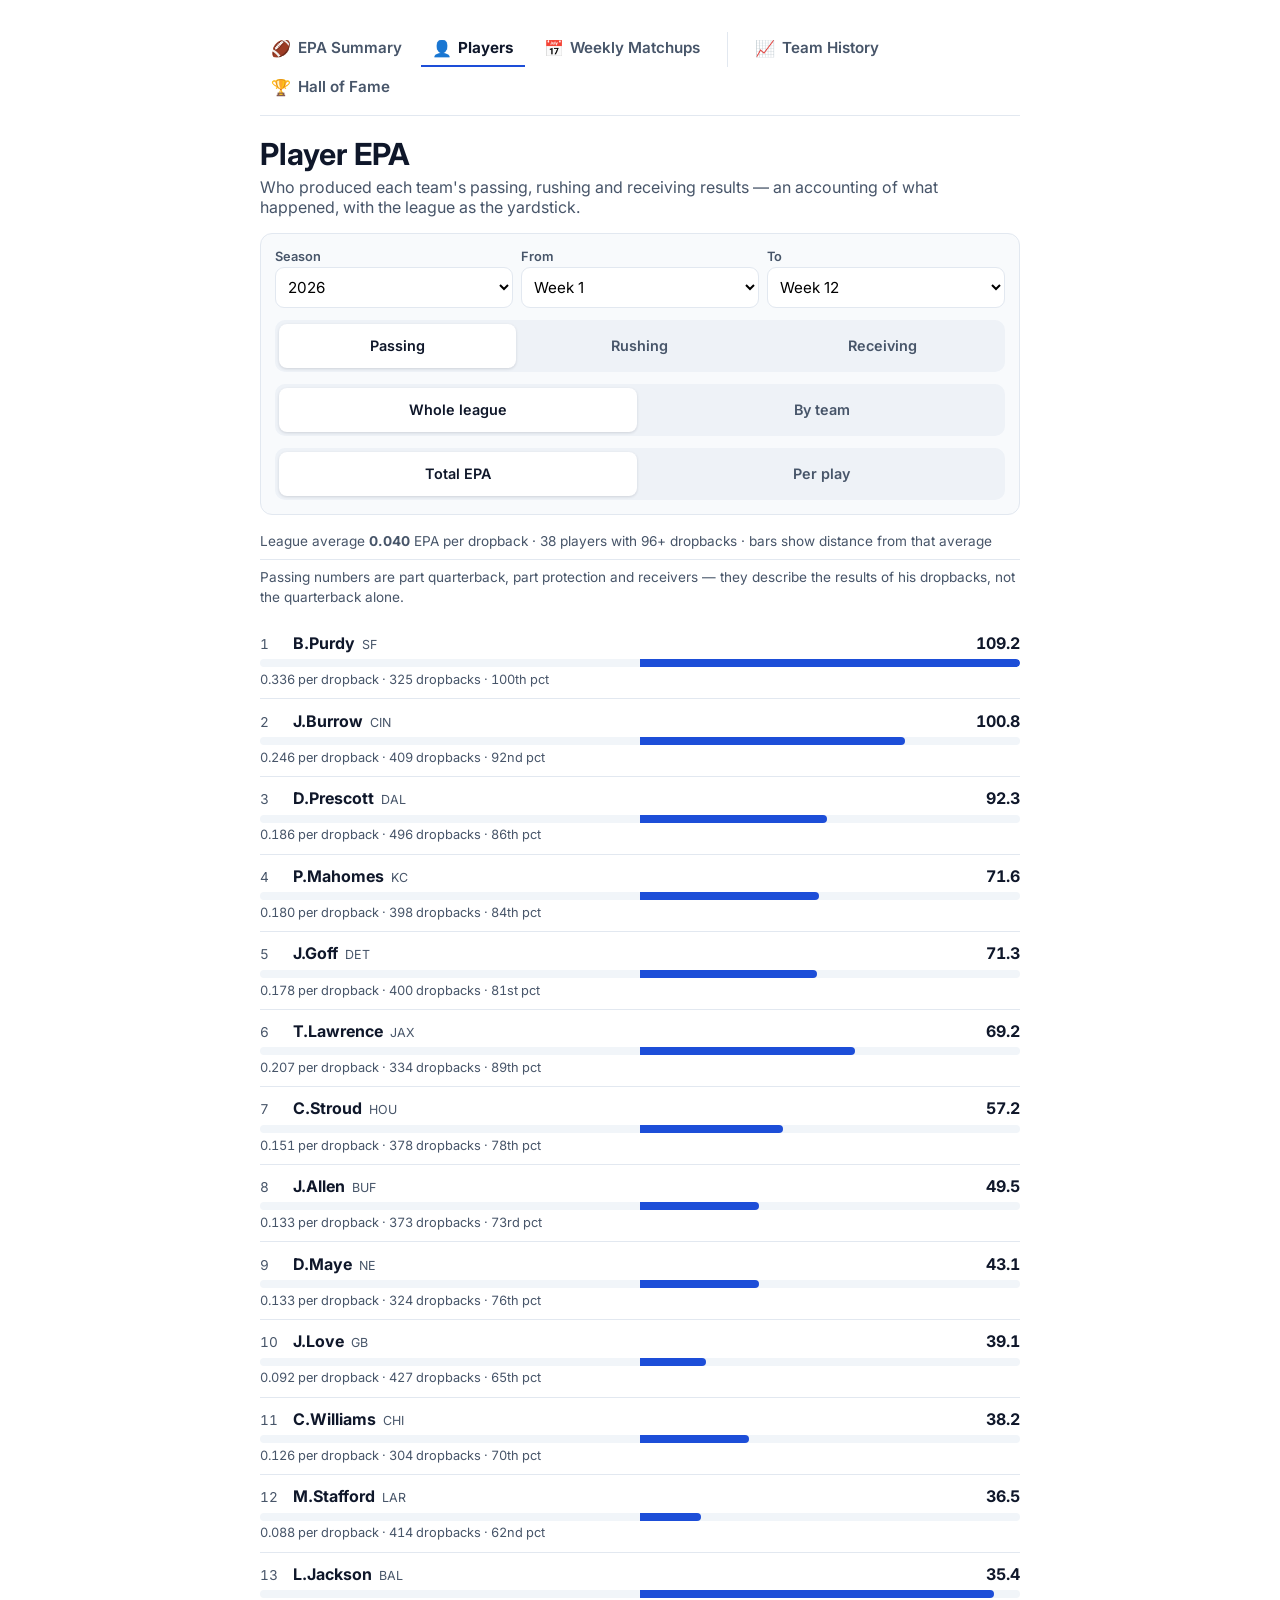
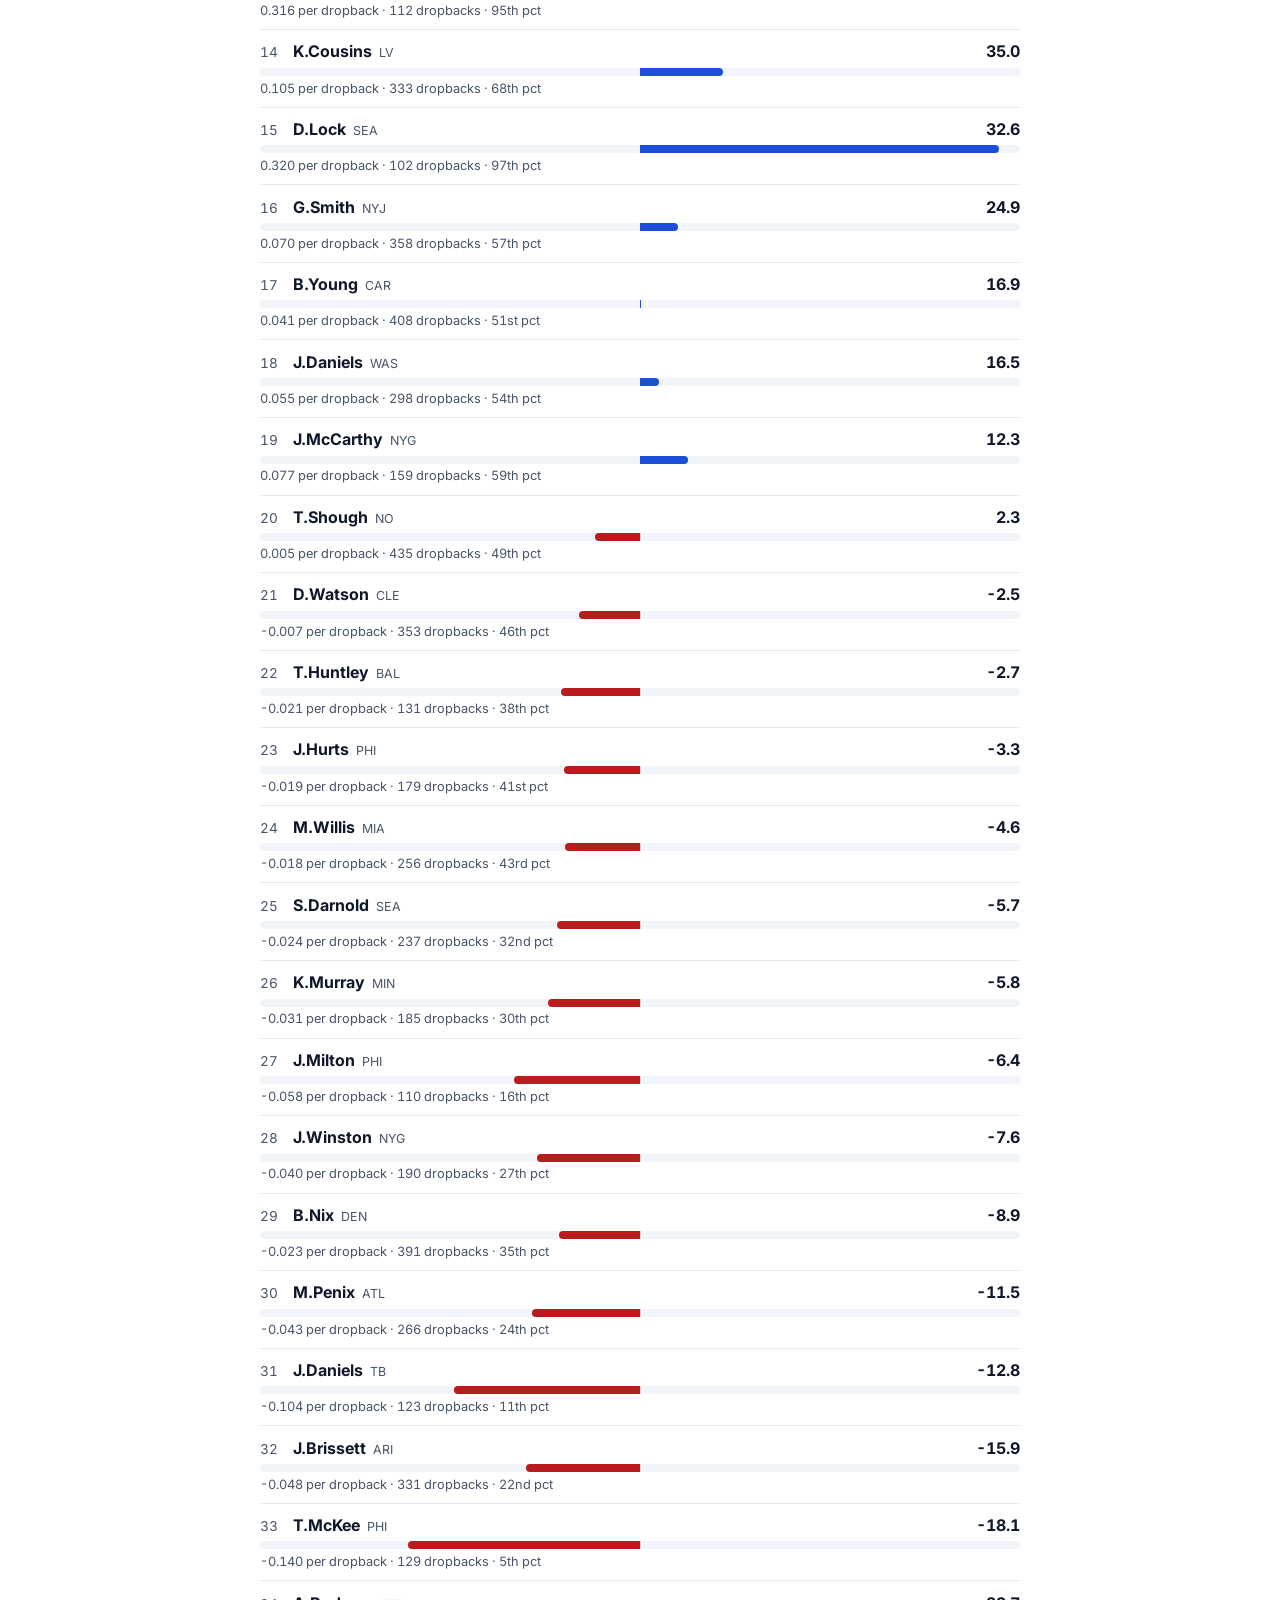
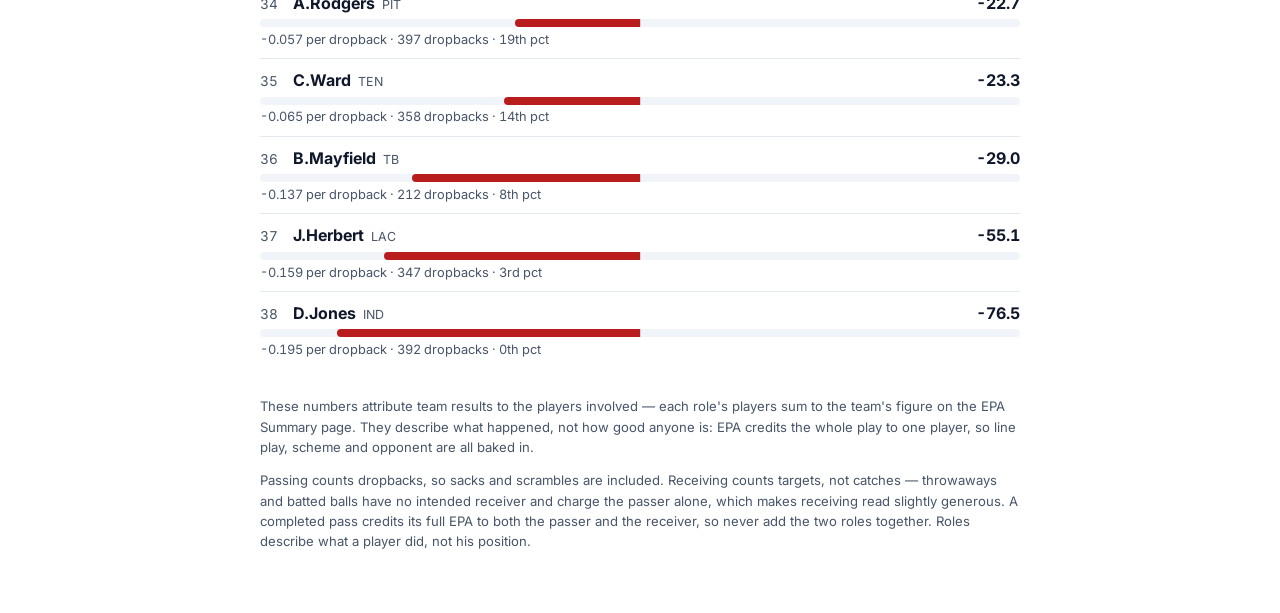
<file: players.html>
<!DOCTYPE html>
<html lang="en">
<head>
  <meta charset="UTF-8" />
  <meta name="viewport" content="width=device-width, initial-scale=1.0" />
  <title>NFL Player EPA</title>
  <link rel="preconnect" href="https://fonts.googleapis.com" />
  <link rel="preconnect" href="https://fonts.gstatic.com" crossorigin />
  <link href="https://fonts.googleapis.com/css2?family=Inter:wght@400;600;700&display=swap" rel="stylesheet" />
  <link rel="stylesheet" href="assets/css/site.css" />
  <style>
    :root {
      color-scheme: light dark;
      --border: #e2e8f0;
      --text: #0f172a;
      --muted: #475569;
      --panel: #f8fafc;
      --above: #1d4ed8;
      --below: #b91c1c;
    }

    * { box-sizing: border-box; }

    body {
      font-family: 'Inter', system-ui, -apple-system, sans-serif;
      color: var(--text);
      margin: 0;
      padding: 1.25rem 1rem 3rem;
      background: #ffffff;
    }

    main { max-width: 760px; margin: 0 auto; }

    h1 { margin: 0 0 0.35rem; font-size: 1.6rem; }
    p.lead { margin: 0 0 1rem; color: var(--muted); }

    .controls {
      display: grid;
      gap: 0.75rem;
      background: var(--panel);
      border: 1px solid var(--border);
      border-radius: 12px;
      padding: 0.9rem;
      margin-bottom: 1rem;
    }

    .week-row {
      display: grid;
      grid-template-columns: repeat(3, 1fr);
      gap: 0.5rem;
    }

    label {
      display: block;
      font-size: 0.8rem;
      font-weight: 600;
      color: var(--muted);
      margin-bottom: 0.2rem;
    }

    select {
      width: 100%;
      padding: 0.55rem 0.5rem;
      border-radius: 9px;
      border: 1px solid var(--border);
      background: white;
      font-size: 0.95rem;
      font-family: inherit;
    }

    /* Segmented controls: full-width taps, no hover required. */
    .segmented {
      display: grid;
      grid-auto-flow: column;
      grid-auto-columns: 1fr;
      gap: 0.35rem;
      background: #eef2f7;
      border-radius: 10px;
      padding: 0.25rem;
    }

    .segmented button {
      appearance: none;
      border: none;
      background: none;
      border-radius: 8px;
      padding: 0.6rem 0.35rem;
      font: inherit;
      font-size: 0.9rem;
      font-weight: 600;
      color: var(--muted);
      cursor: pointer;
      min-height: 44px;
    }

    .segmented button.active {
      background: #ffffff;
      color: var(--text);
      box-shadow: 0 1px 3px rgba(15, 23, 42, 0.14);
    }

    .segmented button:focus-visible {
      outline: 2px solid var(--above);
      outline-offset: -2px;
    }

    .notice {
      background: #fff7ed;
      border: 1px solid #fed7aa;
      border-radius: 10px;
      padding: 0.65rem 0.85rem;
      margin-bottom: 0.9rem;
      color: #9a3412;
      font-size: 0.9rem;
    }

    .notice.error { background: #fef2f2; border-color: #fecaca; color: #991b1b; }

    #league-summary {
      color: var(--muted);
      font-size: 0.85rem;
      line-height: 1.5;
      margin: 0 0 0.9rem;
    }

    /* What this role's numbers do and don't say. Changes with the role tabs. */
    .role-note {
      display: block;
      margin-top: 0.45rem;
      padding-top: 0.45rem;
      border-top: 1px solid var(--border);
    }

    .player-list { list-style: none; margin: 0; padding: 0; }

    .player {
      padding: 0.7rem 0;
      border-bottom: 1px solid var(--border);
    }

    .player:last-child { border-bottom: none; }
    .player.thin .name { color: var(--muted); font-weight: 600; }

    .player-head {
      display: flex;
      align-items: baseline;
      gap: 0.45rem;
    }

    .rank {
      min-width: 1.6rem;
      color: var(--muted);
      font-size: 0.85rem;
      font-variant-numeric: tabular-nums;
    }

    .name { font-weight: 700; }

    .team-tag {
      color: var(--muted);
      font-size: 0.78rem;
      letter-spacing: 0.02em;
    }

    .value {
      margin-left: auto;
      font-weight: 700;
      font-variant-numeric: tabular-nums;
    }

    /* The one loud element: distance from the league average, centred so the
       eye reads good and bad without decoding a number. */
    .bar {
      position: relative;
      height: 8px;
      margin: 0.4rem 0 0.3rem;
      background: #f1f5f9;
      border-radius: 999px;
      overflow: hidden;
    }

    .bar-axis {
      position: absolute;
      left: 50%;
      top: 0;
      bottom: 0;
      width: 1px;
      background: #cbd5e1;
    }

    .bar-fill { position: absolute; top: 0; bottom: 0; }
    .bar-fill.above { background: var(--above); border-radius: 0 999px 999px 0; }
    .bar-fill.below { background: var(--below); border-radius: 999px 0 0 999px; }

    .meta {
      margin: 0;
      color: var(--muted);
      font-size: 0.8rem;
      font-variant-numeric: tabular-nums;
    }

    details.team {
      border: 1px solid var(--border);
      border-radius: 11px;
      margin-bottom: 0.5rem;
      background: #fff;
    }

    details.team summary {
      display: flex;
      align-items: baseline;
      gap: 0.5rem;
      padding: 0.8rem 0.85rem;
      cursor: pointer;
      min-height: 44px;
      list-style: none;
    }

    details.team summary::-webkit-details-marker { display: none; }
    details.team[open] summary { border-bottom: 1px solid var(--border); }

    details.team summary .delta {
      font-size: 0.8rem;
      font-variant-numeric: tabular-nums;
    }

    .delta.above { color: var(--above); }
    .delta.below { color: var(--below); }

    details.team .player-list { padding: 0 0.85rem 0.4rem; }

    .empty { color: var(--muted); }

    footer {
      margin-top: 1.75rem;
      color: var(--muted);
      font-size: 0.82rem;
      line-height: 1.55;
    }

    @media (min-width: 620px) {
      body { padding: 2rem 1.5rem 3rem; }
      h1 { font-size: 1.9rem; }
      .controls { grid-template-columns: 1fr 1fr; align-items: end; }
      .week-row { grid-column: 1 / -1; }
      .segmented { grid-column: 1 / -1; }
    }
  </style>
  <link rel="stylesheet" href="assets/css/dark.css?v=1" />
</head>
<body>
  <main>
    <nav class="site-nav" aria-label="Site sections">
      <a href="index.html"><span class="nav-icon" aria-hidden="true">🏈</span>EPA Summary</a>
      <span class="nav-current" aria-current="page"><span class="nav-icon" aria-hidden="true">👤</span>Players</span>
      <a href="matchups.html"><span class="nav-icon" aria-hidden="true">📅</span>Weekly Matchups</a>
      <span class="nav-divider" aria-hidden="true"></span>
      <a href="team_history.html"><span class="nav-icon" aria-hidden="true">📈</span>Team History</a>
      <a href="hof.html"><span class="nav-icon" aria-hidden="true">🏆</span>Hall of Fame</a>
    </nav>

    <h1>Player EPA</h1>
    <p class="lead">Who produced each team's passing, rushing and receiving results — an accounting of what happened, with the league as the yardstick.</p>

    <section class="controls">
      <div class="week-row">
        <div>
          <label for="season-select">Season</label>
          <select id="season-select"></select>
        </div>
        <div>
          <label for="week-start">From</label>
          <select id="week-start"></select>
        </div>
        <div>
          <label for="week-end">To</label>
          <select id="week-end"></select>
        </div>
      </div>

      <div class="segmented" id="role-group" role="group" aria-label="Role">
        <button type="button" data-value="passing" class="active" aria-pressed="true">Passing</button>
        <button type="button" data-value="rushing" aria-pressed="false">Rushing</button>
        <button type="button" data-value="receiving" aria-pressed="false">Receiving</button>
      </div>

      <div class="segmented" id="view-group" role="group" aria-label="Grouping">
        <button type="button" data-value="league" class="active" aria-pressed="true">Whole league</button>
        <button type="button" data-value="team" aria-pressed="false">By team</button>
      </div>

      <div class="segmented" id="sort-group" role="group" aria-label="Sort by">
        <button type="button" data-value="total" class="active" aria-pressed="true">Total EPA</button>
        <button type="button" data-value="perPlay" aria-pressed="false">Per play</button>
      </div>
    </section>

    <div id="status" class="notice" hidden></div>
    <p id="league-summary"></p>
    <div id="results"></div>

    <footer>
      <p>These numbers attribute team results to the players involved — each role's players sum to the team's figure on the EPA Summary page. They describe what happened, not how good anyone is: EPA credits the whole play to one player, so line play, scheme and opponent are all baked in.</p>
      <p>Passing counts dropbacks, so sacks and scrambles are included. Receiving counts targets, not catches — throwaways and batted balls have no intended receiver and charge the passer alone, which makes receiving read slightly generous. A completed pass credits its full EPA to both the passer and the receiver, so never add the two roles together. Roles describe what a player did, not his position.</p>
    </footer>
  </main>
  <script src="assets/js/players.js"></script>
</body>
</html>
</file>
<file: assets/css/site.css>
/* Shared site chrome. Page-specific styling stays in each page's <style> block.
   Loaded before those blocks, so a page can still override any of this. */

.site-nav {
  display: flex;
  flex-wrap: wrap;
  align-items: center;
  gap: 0.25rem 0.5rem;
  margin: 0 0 1.25rem;
  padding-bottom: 0.6rem;
  border-bottom: 1px solid var(--border, #e2e8f0);
}

/* Two groups: what teams are doing now, and how that compares historically.
   The rule is the only thing saying so -- no labels needed. */
.site-nav .nav-divider {
  width: 1px;
  align-self: stretch;
  margin: 0 0.5rem;
  background: var(--border, #e2e8f0);
}

.site-nav a,
.site-nav .nav-current {
  display: inline-flex;
  align-items: center;
  gap: 0.4rem;
  padding: 0.45rem 0.7rem;
  border-radius: 8px;
  font-size: 0.95rem;
  font-weight: 600;
  line-height: 1.2;
  white-space: nowrap;
  text-decoration: none;
  color: var(--muted, #475569);
  border-bottom: 2px solid transparent;
  transition: background-color 120ms ease, color 120ms ease;
}

.site-nav a:hover {
  background: var(--panel, #f8fafc);
  color: var(--text, #0f172a);
}

.site-nav a:focus-visible {
  outline: 2px solid #1d4ed8;
  outline-offset: 2px;
}

.site-nav .nav-current {
  font-weight: 700;
  color: var(--text, #0f172a);
  border-bottom-color: #1d4ed8;
  border-radius: 8px 8px 0 0;
  cursor: default;
}

.site-nav .nav-icon {
  font-size: 1rem;
  line-height: 1;
}

/* Page header block that used to also hold the nav buttons. */
.top-bar {
  display: flex;
  justify-content: space-between;
  align-items: flex-start;
  gap: 1rem;
  margin-bottom: 0.5rem;
}

@media (max-width: 640px) {
  .site-nav {
    gap: 0.15rem 0.25rem;
  }

  .site-nav a,
  .site-nav .nav-current {
    padding: 0.4rem 0.4rem;
    font-size: 0.85rem;
  }

  /* With five sections the icons cost a whole extra row of screen. */
  .site-nav .nav-icon {
    display: none;
  }

  /* Wrapped rows make a vertical rule between them meaningless. */
  .site-nav .nav-divider {
    display: none;
  }
}

@media (prefers-reduced-motion: reduce) {
  .site-nav a,
  .site-nav .nav-current {
    transition: none;
  }
}

/* Historical EPA tiers sit immediately after each season rank. */
.historical-tier {
  display: inline-flex;
  align-items: center;
  justify-content: center;
  min-width: 1.65rem;
  padding: 0.15rem 0.4rem;
  margin-left: 0.35rem;
  border: 1px solid currentColor;
  border-radius: 6px;
  font-size: 0.75rem;
  font-weight: 800;
  line-height: 1.2;
  vertical-align: middle;
}
.historical-tier:focus-visible { outline: 2px solid #2563eb; outline-offset: 3px; }
.tier-s { color: #6b21a8; background: #f3e8ff; }
.tier-a { color: #166534; background: #dcfce7; }
.tier-b { color: #075985; background: #e0f2fe; }
.tier-c { color: #475569; background: #f1f5f9; }
.tier-d { color: #9a3412; background: #ffedd5; }
.tier-f { color: #991b1b; background: #fee2e2; }
.tier-legend { font-size: 0.82rem; line-height: 1.8; }


.tier-details { margin: 0 0 .75rem; }
.tier-details summary { cursor: pointer; color: #475569; font-size: .85rem; padding: .4rem 0; }
@media (max-width: 640px) {
  body:has(#epa-table) { padding: .8rem .4rem 2rem; }
  #table-section, #split-section { padding: .4rem; }
  #epa-table, #split-table { font-size: .75rem; }
  #epa-table th, #epa-table td, #split-table th, #split-table td { padding: .45rem .2rem; text-align: center; }
  #epa-table th, #split-table th { white-space: normal; font-size: .7rem; }
  #epa-table td:nth-child(2), #split-table td:nth-child(2) { font-weight: 700; }
  #epa-table .metric-value, #split-table .metric-value { display: block; font-size: .8rem; }
  #epa-table .rank-label, #split-table .rank-label { font-size: .65rem; margin-left: 0; }
  #epa-table .historical-tier, #split-table .historical-tier { min-width: 1rem; padding: .05rem .2rem; margin-left: .15rem; font-size: .65rem; border-radius: 4px; }
  #epa-table th:nth-child(4), #epa-table td:nth-child(4), #epa-table .sos-only, #epa-table .raw-value { display: none; }
  #epa-table { table-layout: fixed; }
  #epa-table th:first-child { width: 7%; }
  #epa-table th:nth-child(2) { width: 12%; }
  #epa-table th:nth-child(3) { width: 14%; }
  #split-table { table-layout: fixed; }
  #split-table th:first-child { width: 6%; }
  #split-table th:nth-child(2) { width: 10%; }
  #split-table td { white-space: normal; }
}
</file>
<file: assets/css/dark.css>
/* Dark mode, following the OS/browser setting. Linked after each page's own
   <style> block so these rules win ties without !important. Scripts read the
   same media query for chart/SVG colors (see DARK_MODE in the page JS). */

@media (prefers-color-scheme: dark) {
  :root {
    color-scheme: dark;
    --border: #334155;
    --text: #e2e8f0;
    --muted: #94a3b8;
    --panel: #1e293b;
    --surface: #111827;
    --neutral-edge: #475569;
    --pill-neutral: #64748b;
    --above: #60a5fa;
    --below: #f87171;
  }

  body { background: #0b1120; }

  /* Surfaces that were hard-coded white. */
  select, button, .toggle button, .view-btn, .movers-btn,
  .chart-wrap, .chart-card, .team-section, table,
  .card, .lane, .edge-badge, .net-badge,
  .page-help, .odds-movement, details.team, .bet-box__result,
  .segmented button.active {
    background: var(--surface);
    color: var(--text);
  }
  .team-section, .edge-badge, .net-badge, .bet-box { box-shadow: none; }
  body:has(#sos-banner) .controls label { background: var(--surface); }

  th, tbody tr:nth-child(odd) { background: var(--panel); }
  tbody tr:nth-child(even) { background: var(--surface); }
  .raw-value { color: #64748b; }

  /* Primary/active buttons keep their blue. */
  #update-btn, .toggle button.active, .view-btn.active {
    background: linear-gradient(135deg, #2563eb, #1d4ed8);
    color: #fff;
  }
  .movers-btn.active { background: var(--text); color: #0b1120; }

  .download-btn { background: var(--surface); color: #93c5fd; border-color: var(--border); }
  .download-btn:hover { background: #172554; }
  .download-btn[aria-pressed="true"] { background: #1d4ed8; color: #fff; border-color: #1d4ed8; }

  /* Notices: scripts set inline colors, so these need !important. */
  .notice {
    background: #2a1a0e !important;
    border-color: #7c2d12 !important;
    color: #fdba74 !important;
  }
  .notice.error { background: #2a0f14 !important; border-color: #881337 !important; color: #fda4af !important; }
  .banner { background: #2a1f0a; border-color: #b45309; color: #fcd34d; }

  .segmented { background: #0b1120; }
  .segmented button.active { background: #334155; }
  .bar { background: var(--panel); }
  .bar-axis { background: var(--border); }
  .site-nav a:focus-visible, .historical-tier:focus-visible { outline-color: #60a5fa; }
  .site-nav .nav-current { border-bottom-color: #60a5fa; }
  details summary, .tier-details summary { color: #93c5fd; }
  .tier-details summary { color: var(--muted); }

  .movers-change.up { color: #4ade80; }
  .movers-change.down { color: #f87171; }
  .movers-change.flat { color: #64748b; }

  /* Historical tier chips. */
  .tier-s { color: #d8b4fe; background: #3b0764; }
  .tier-a { color: #86efac; background: #14532d; }
  .tier-b { color: #7dd3fc; background: #0c4a6e; }
  .tier-c { color: #cbd5e1; background: #334155; }
  .tier-d { color: #fdba74; background: #7c2d12; }
  .tier-f { color: #fca5a5; background: #7f1d1d; }

  /* Matchups: odds sparkline + model-vs-spread callout. */
  .spark-dot.is-selected { fill: #60a5fa; }
  .spark-readout.is-active { color: #60a5fa; }
  .inline-toggle input { accent-color: #60a5fa; }
  .bet-box { border-color: var(--border); background: var(--panel); }
  .bet-box__title, .bet-box__v, .bet-box__pick-v { color: var(--text); }
  .bet-box__note { color: var(--muted); background: rgba(148, 163, 184, 0.12); }
  .bet-box__k, .bet-box__edge-k, .bet-box__pick-k { color: var(--muted); }
  .bet-box__pick-v { background: rgba(148, 163, 184, 0.12); }
  .bet-box__result { border-color: var(--border); }
  .bet-box--pos { background: #052e16; border-color: #166534; }
  .bet-box--neg { background: #2a0f14; border-color: #881337; }
  .bet-box--pos .bet-box__result { border-color: #166534; }
  .bet-box--neg .bet-box__result { border-color: #881337; }
  .bet-box--pos .bet-box__edge-v { color: #4ade80; }
  .bet-box--neg .bet-box__edge-v { color: #fda4af; }
}
</file>
